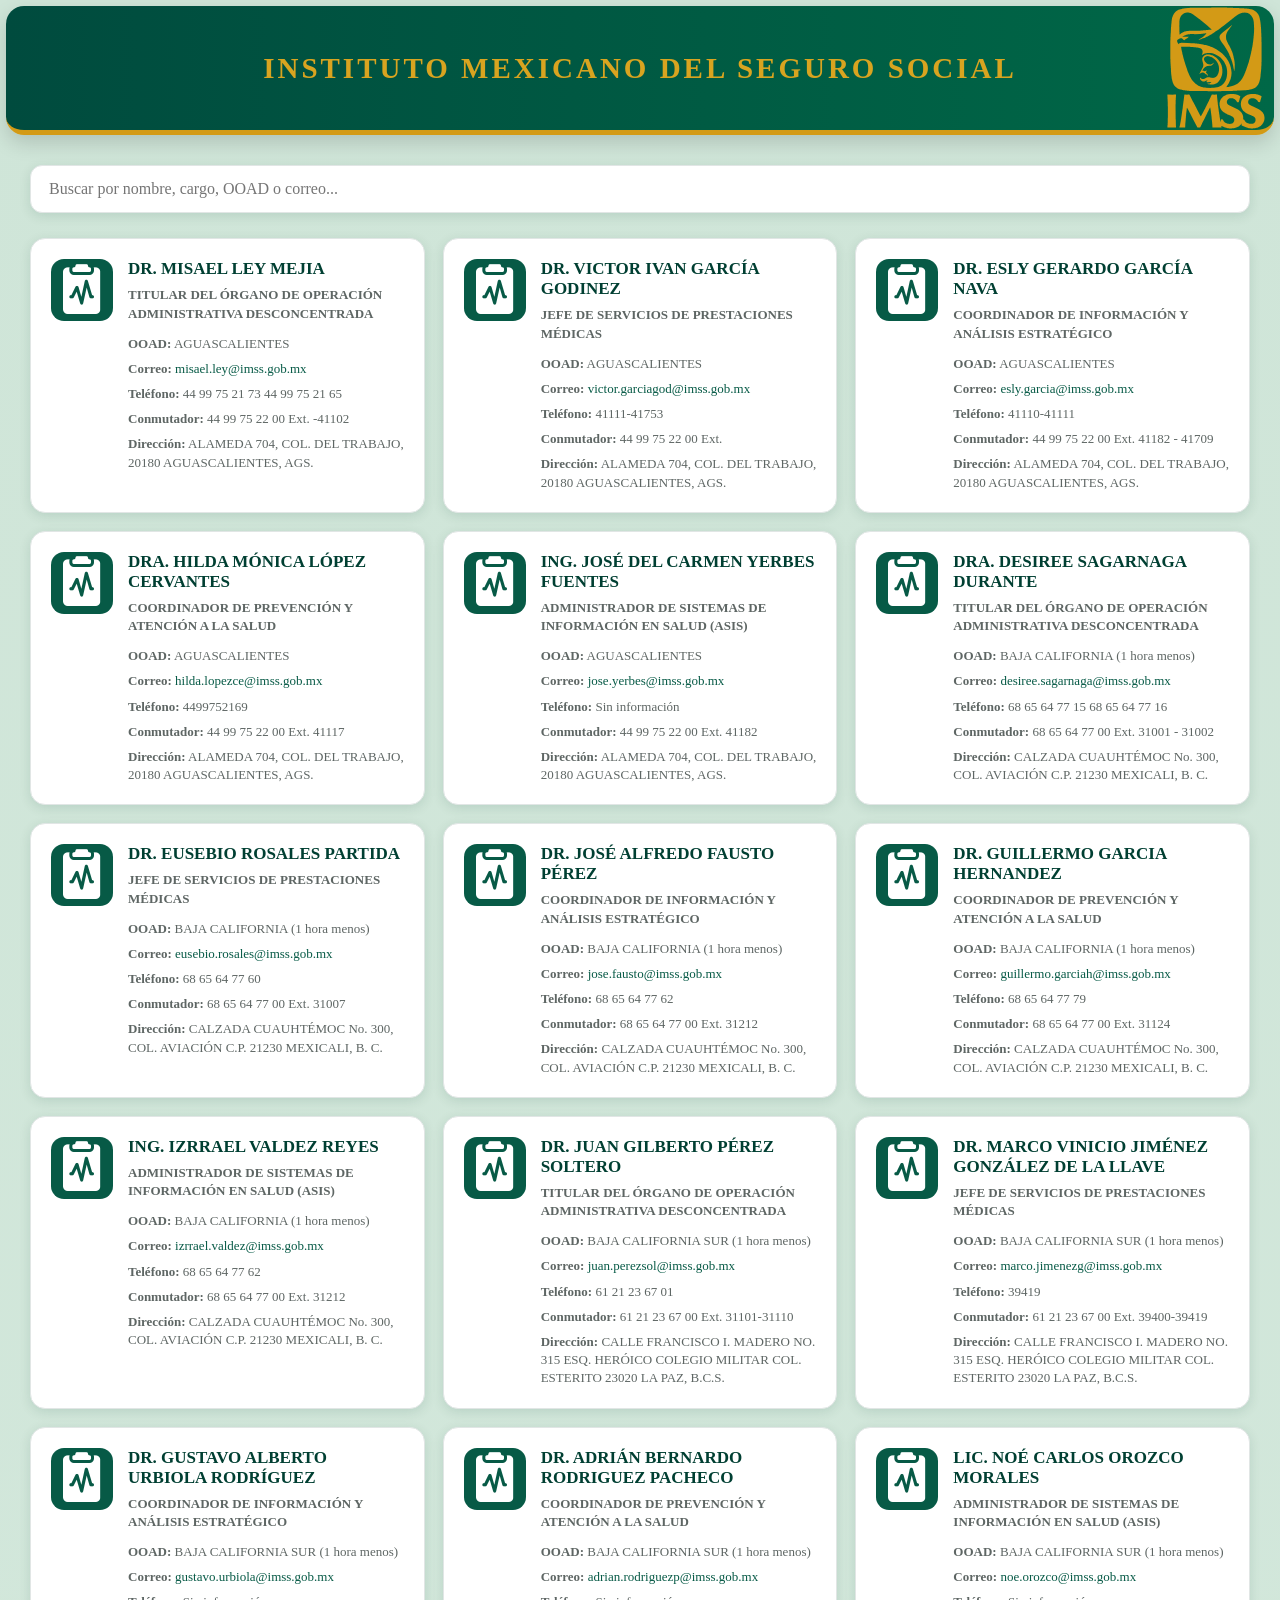
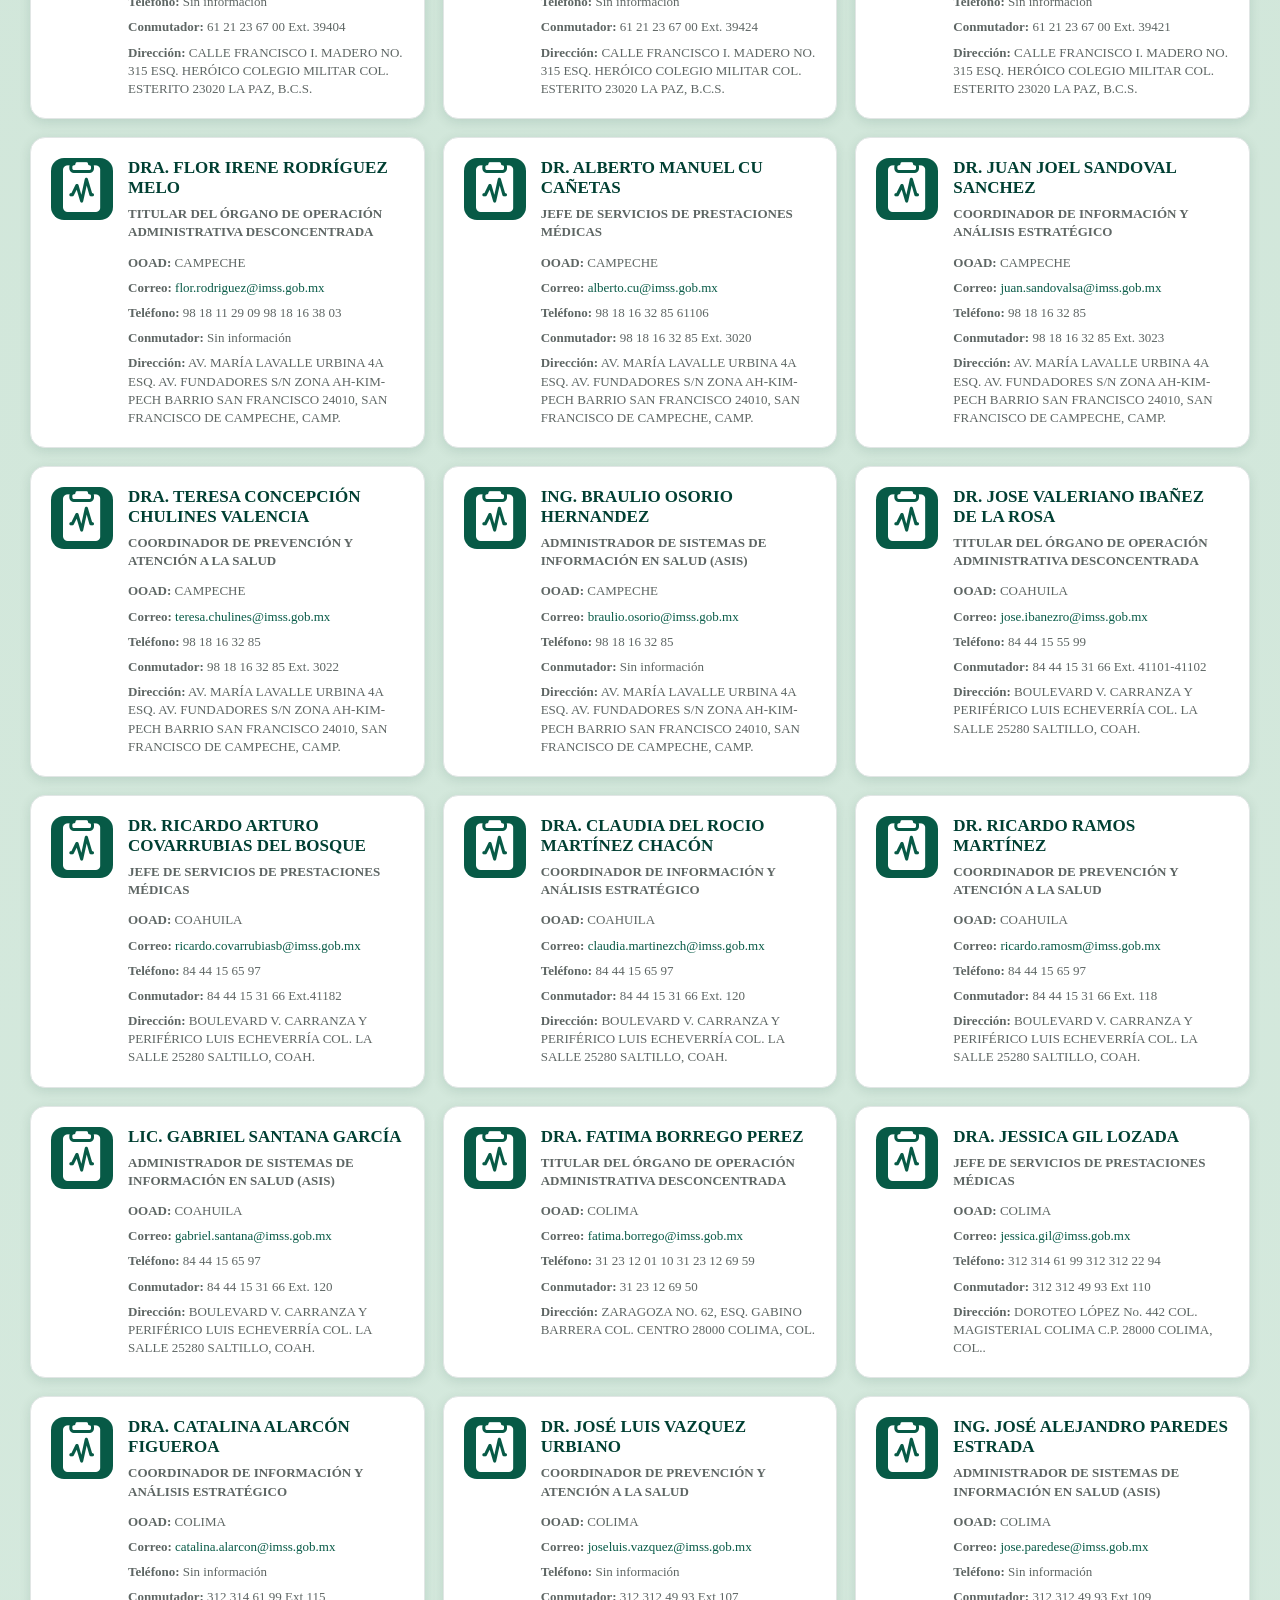
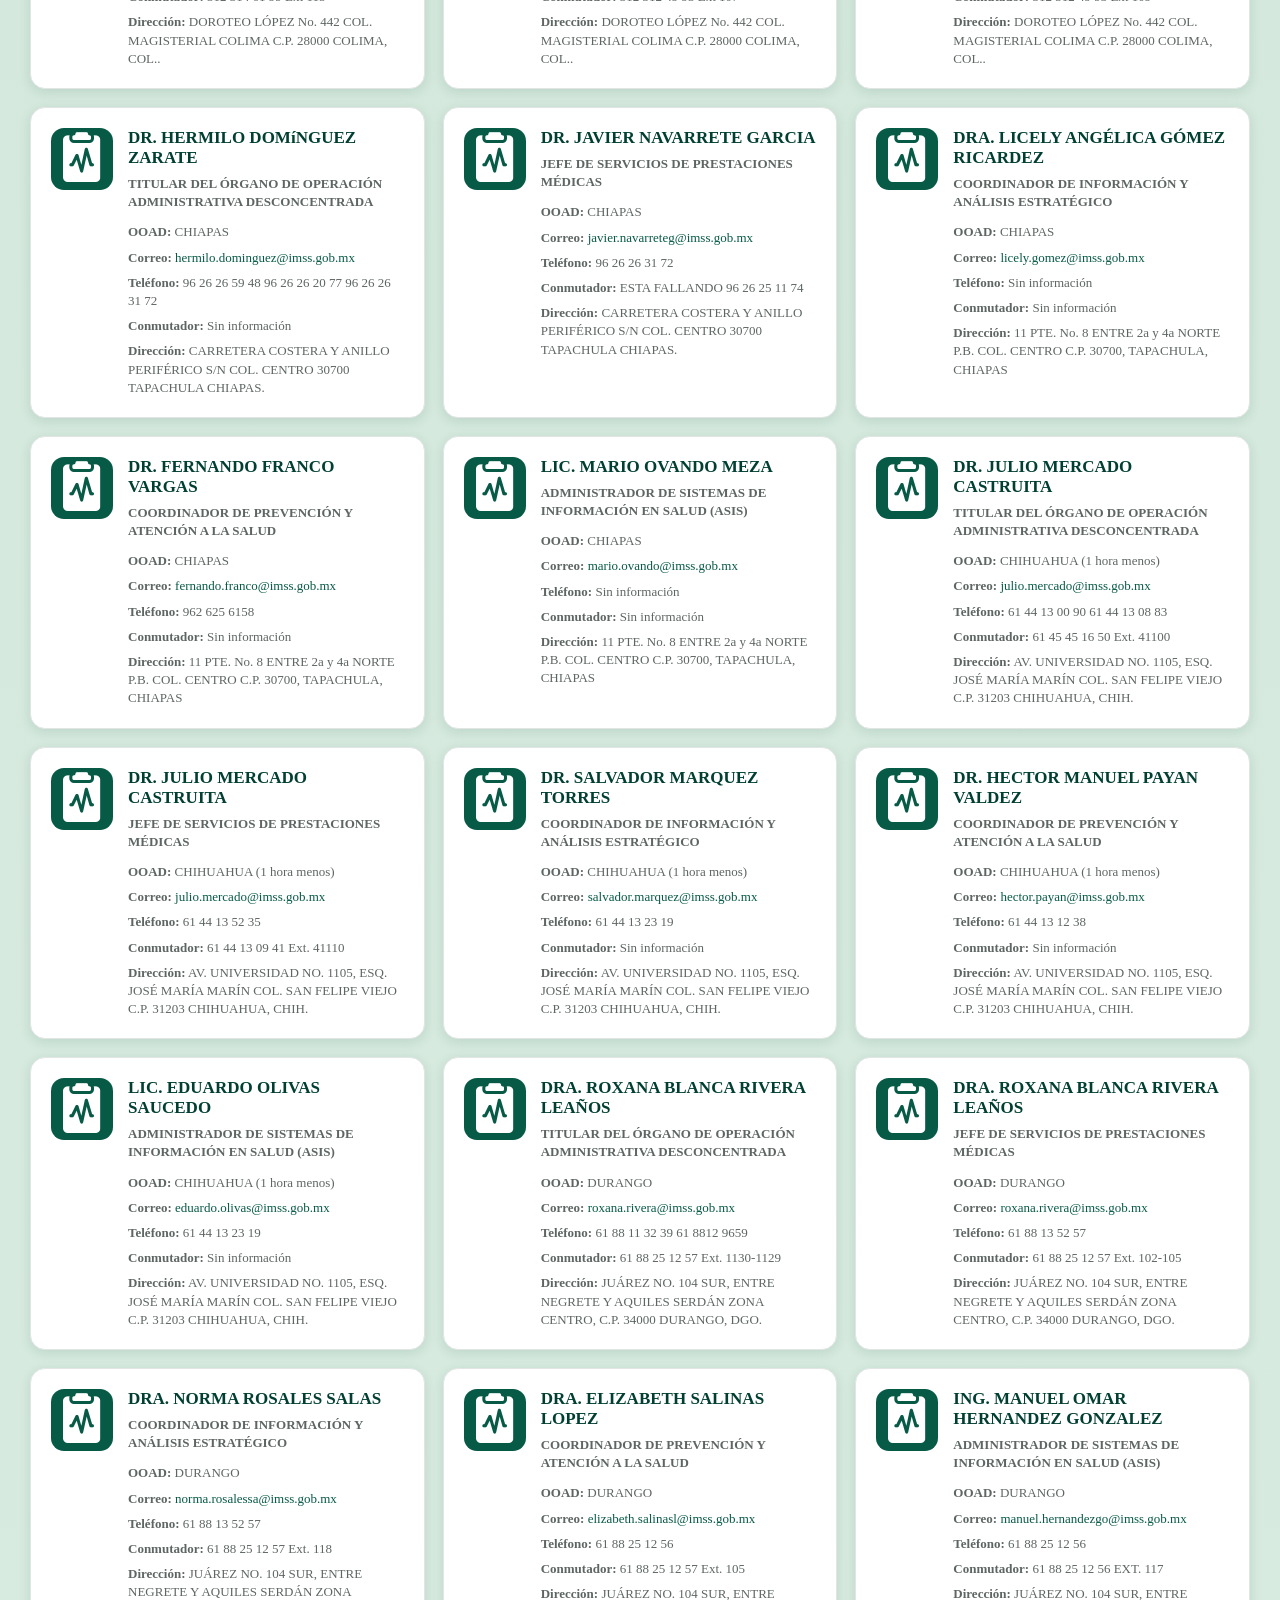
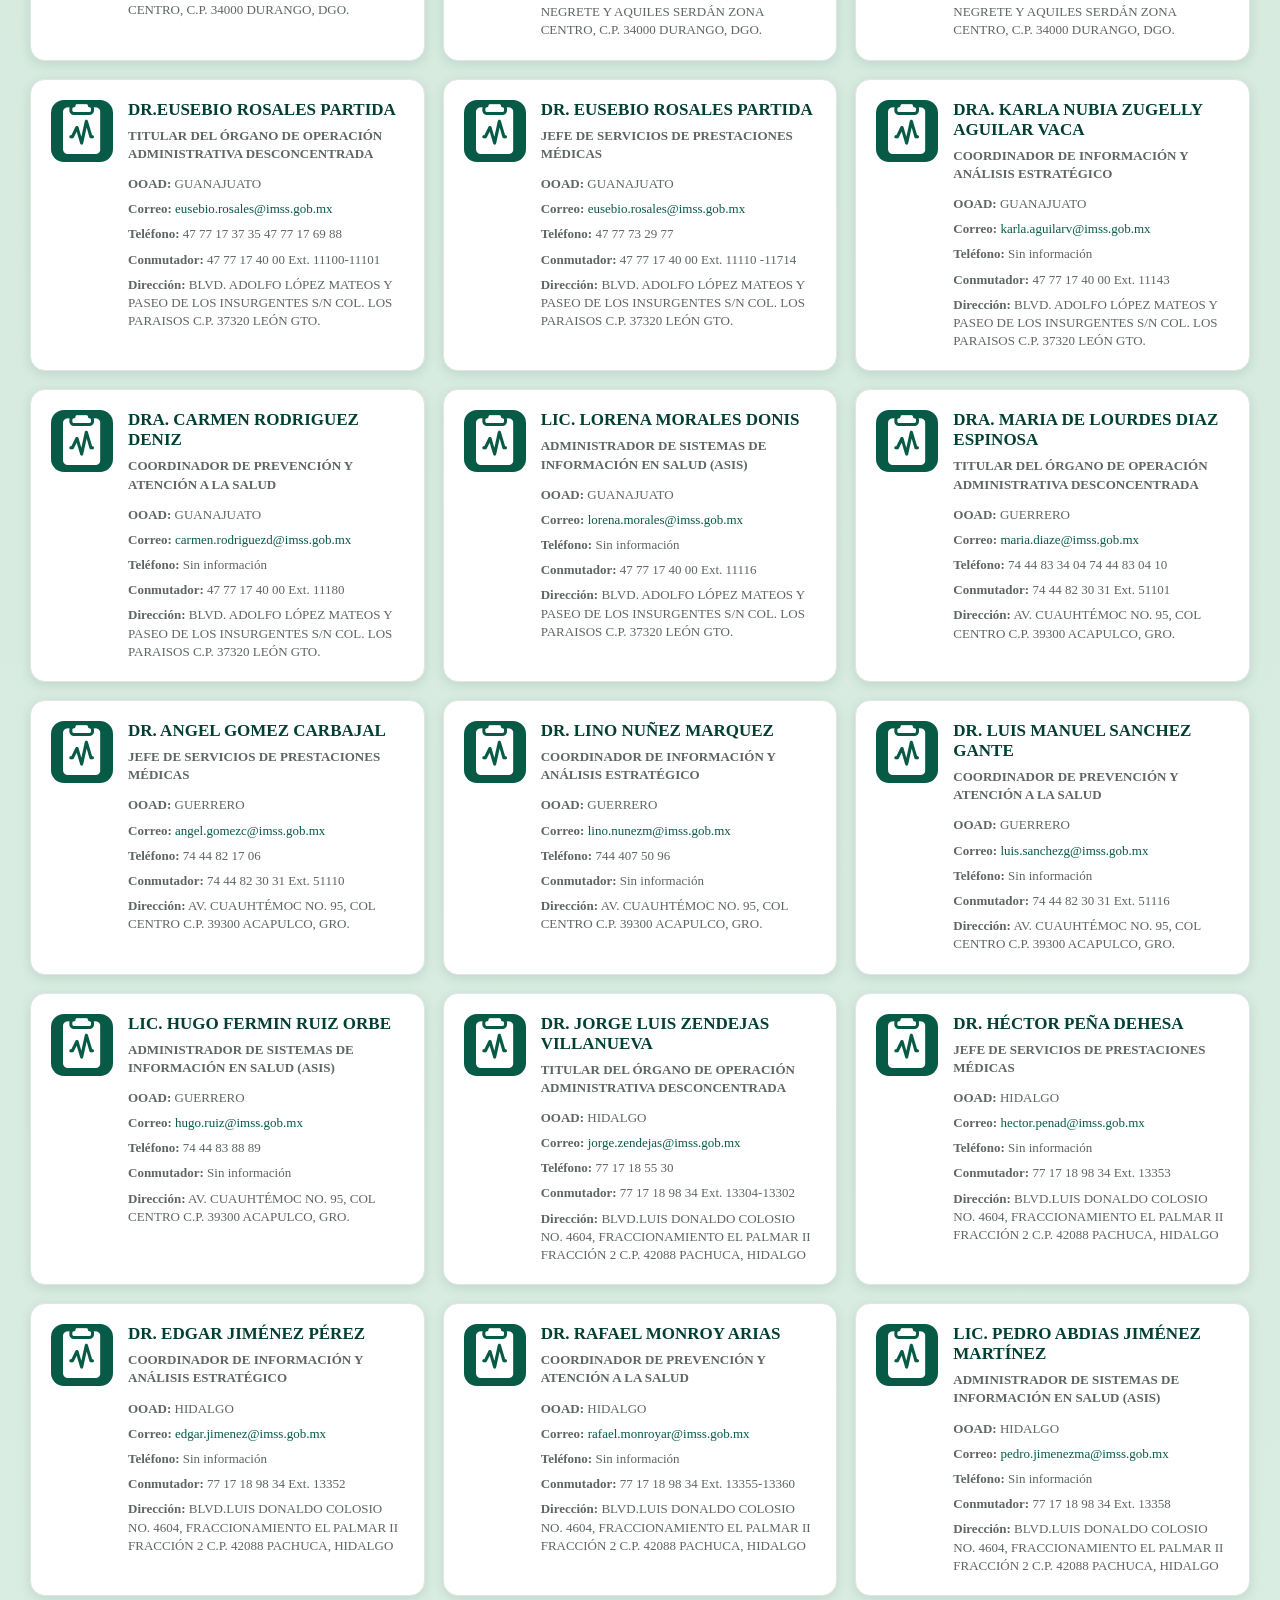
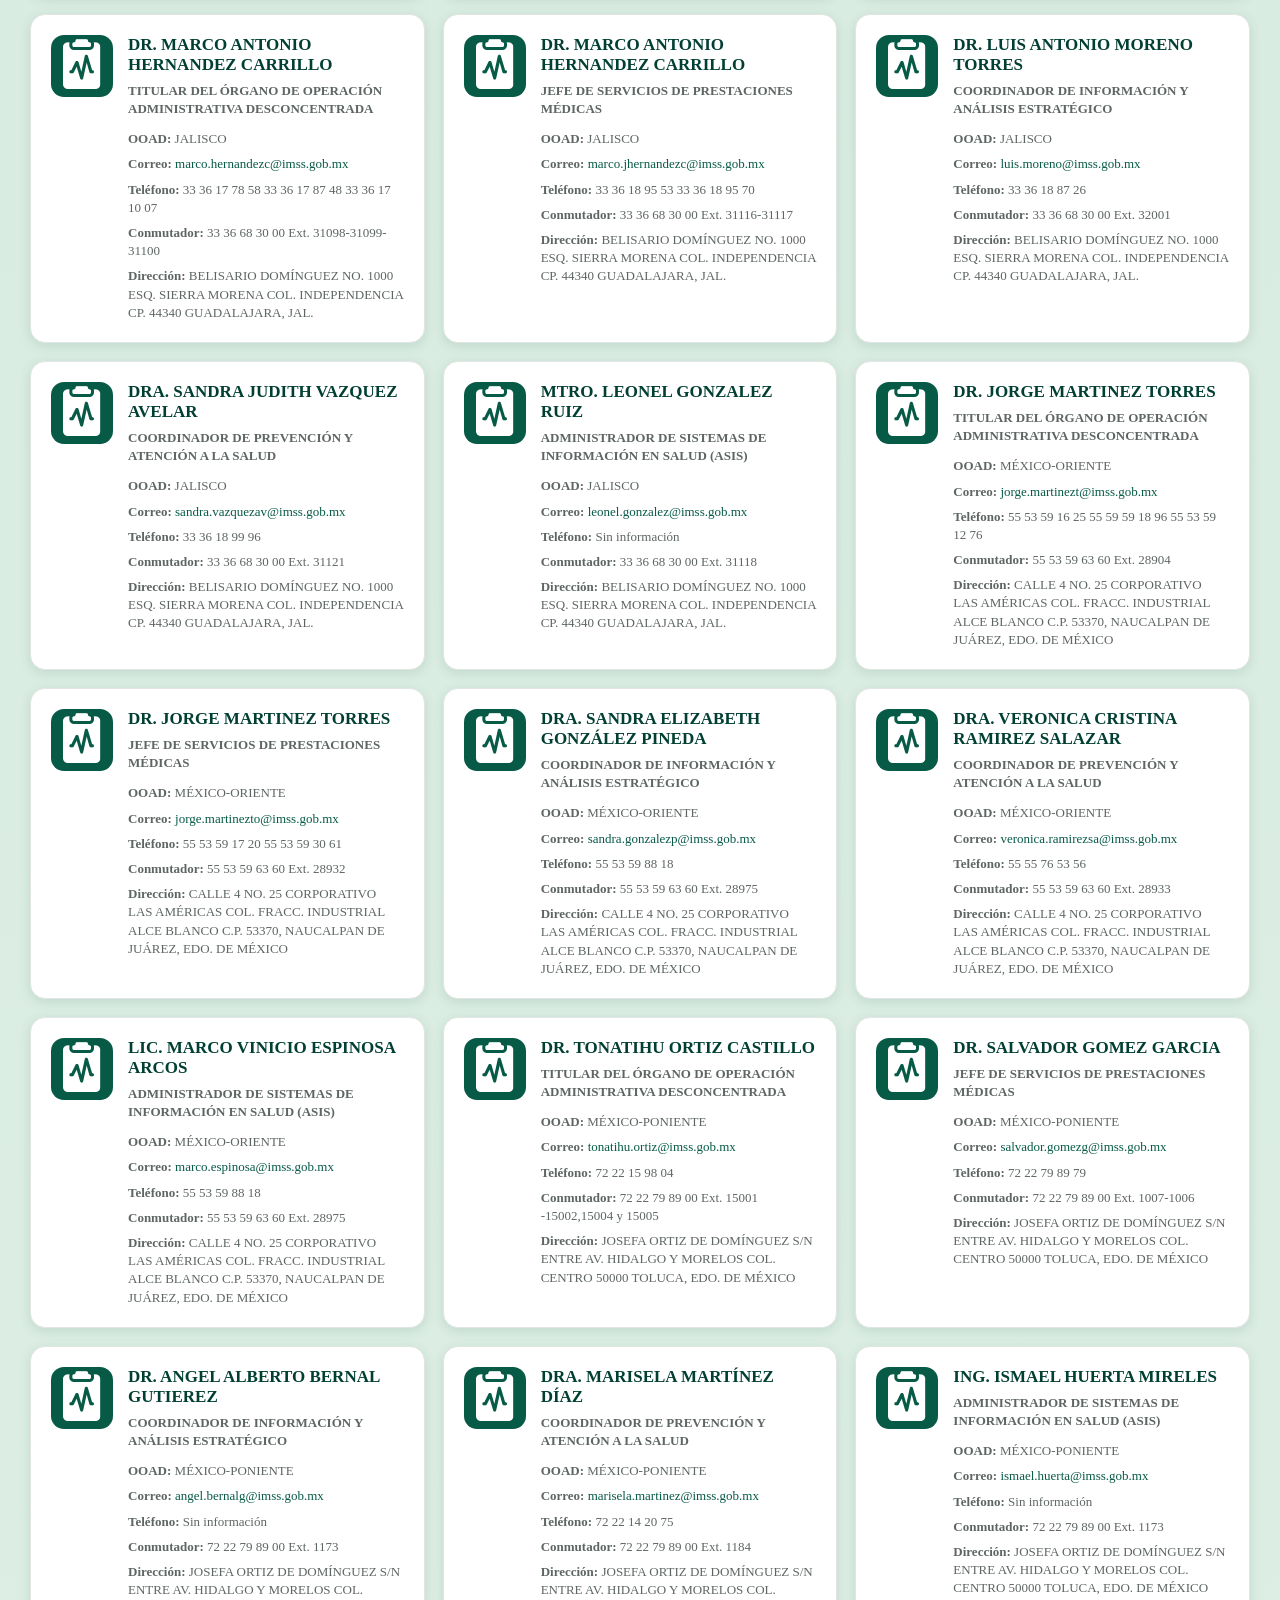
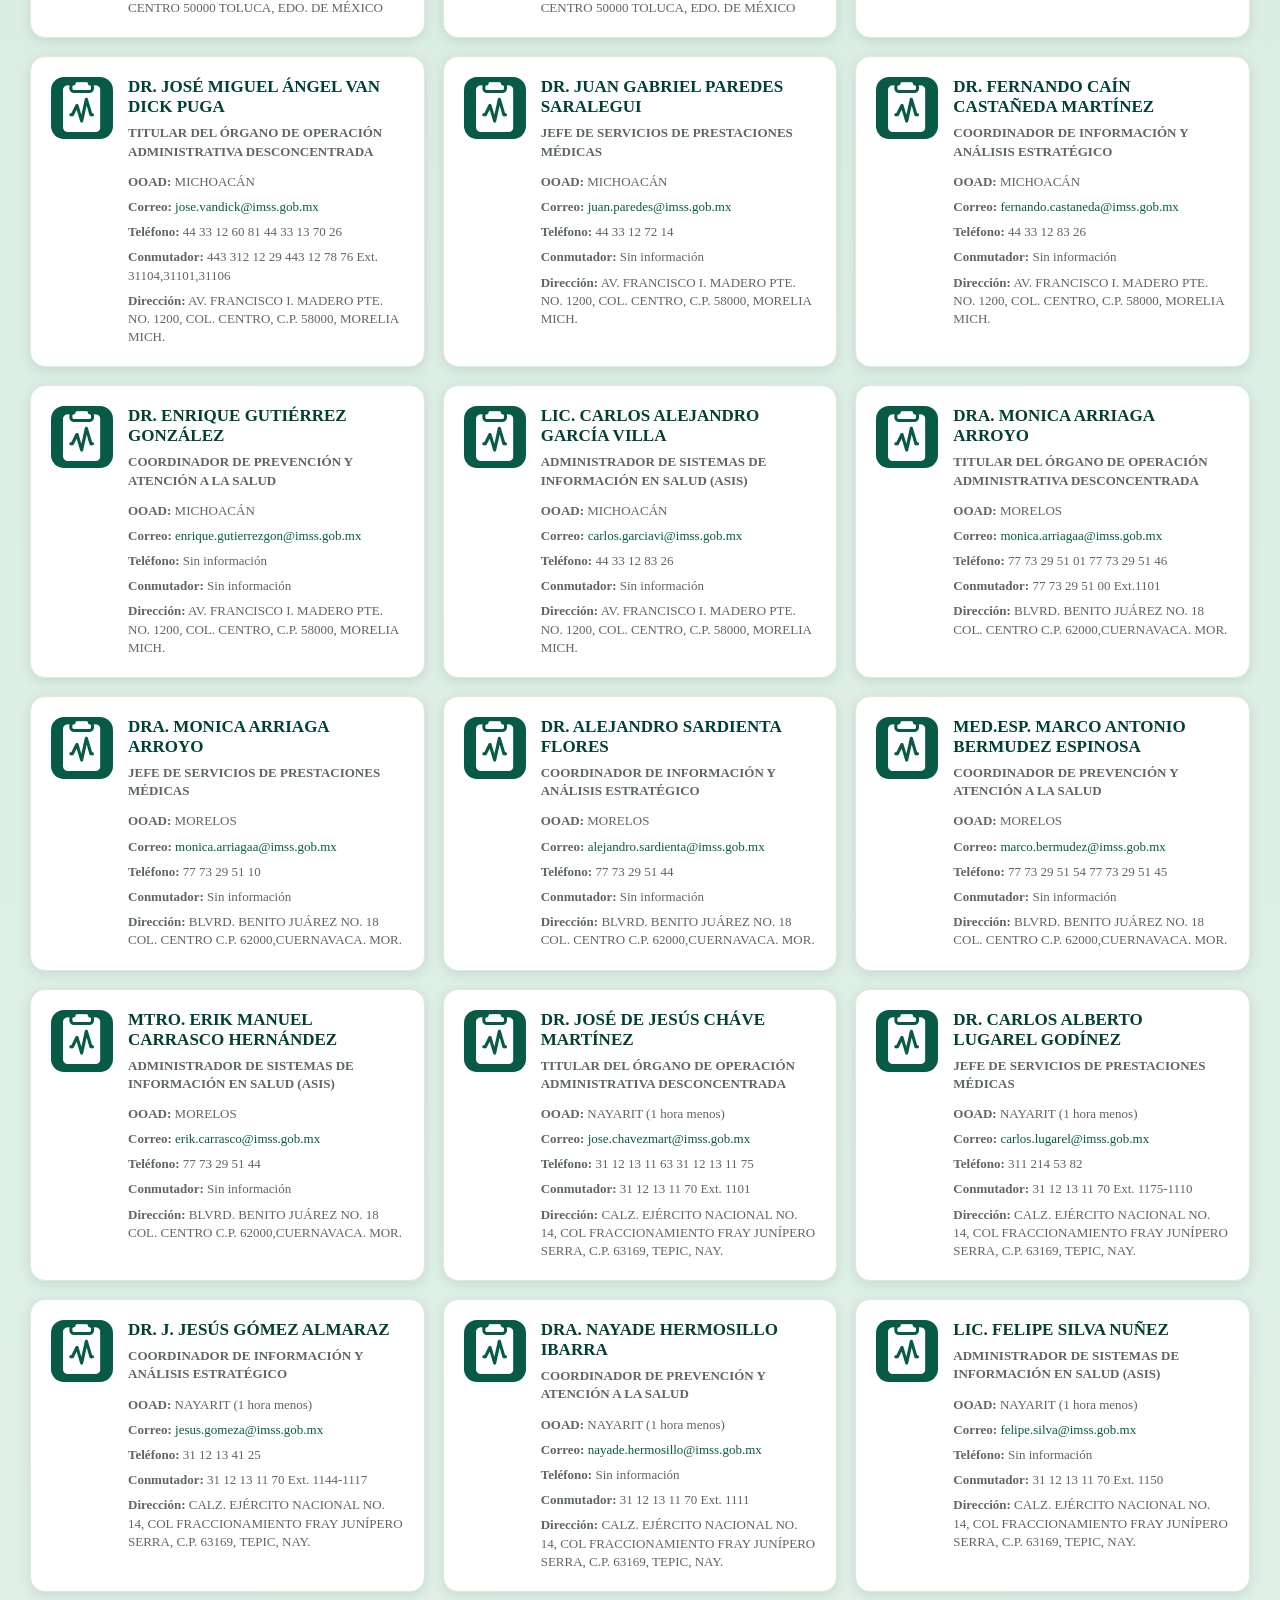
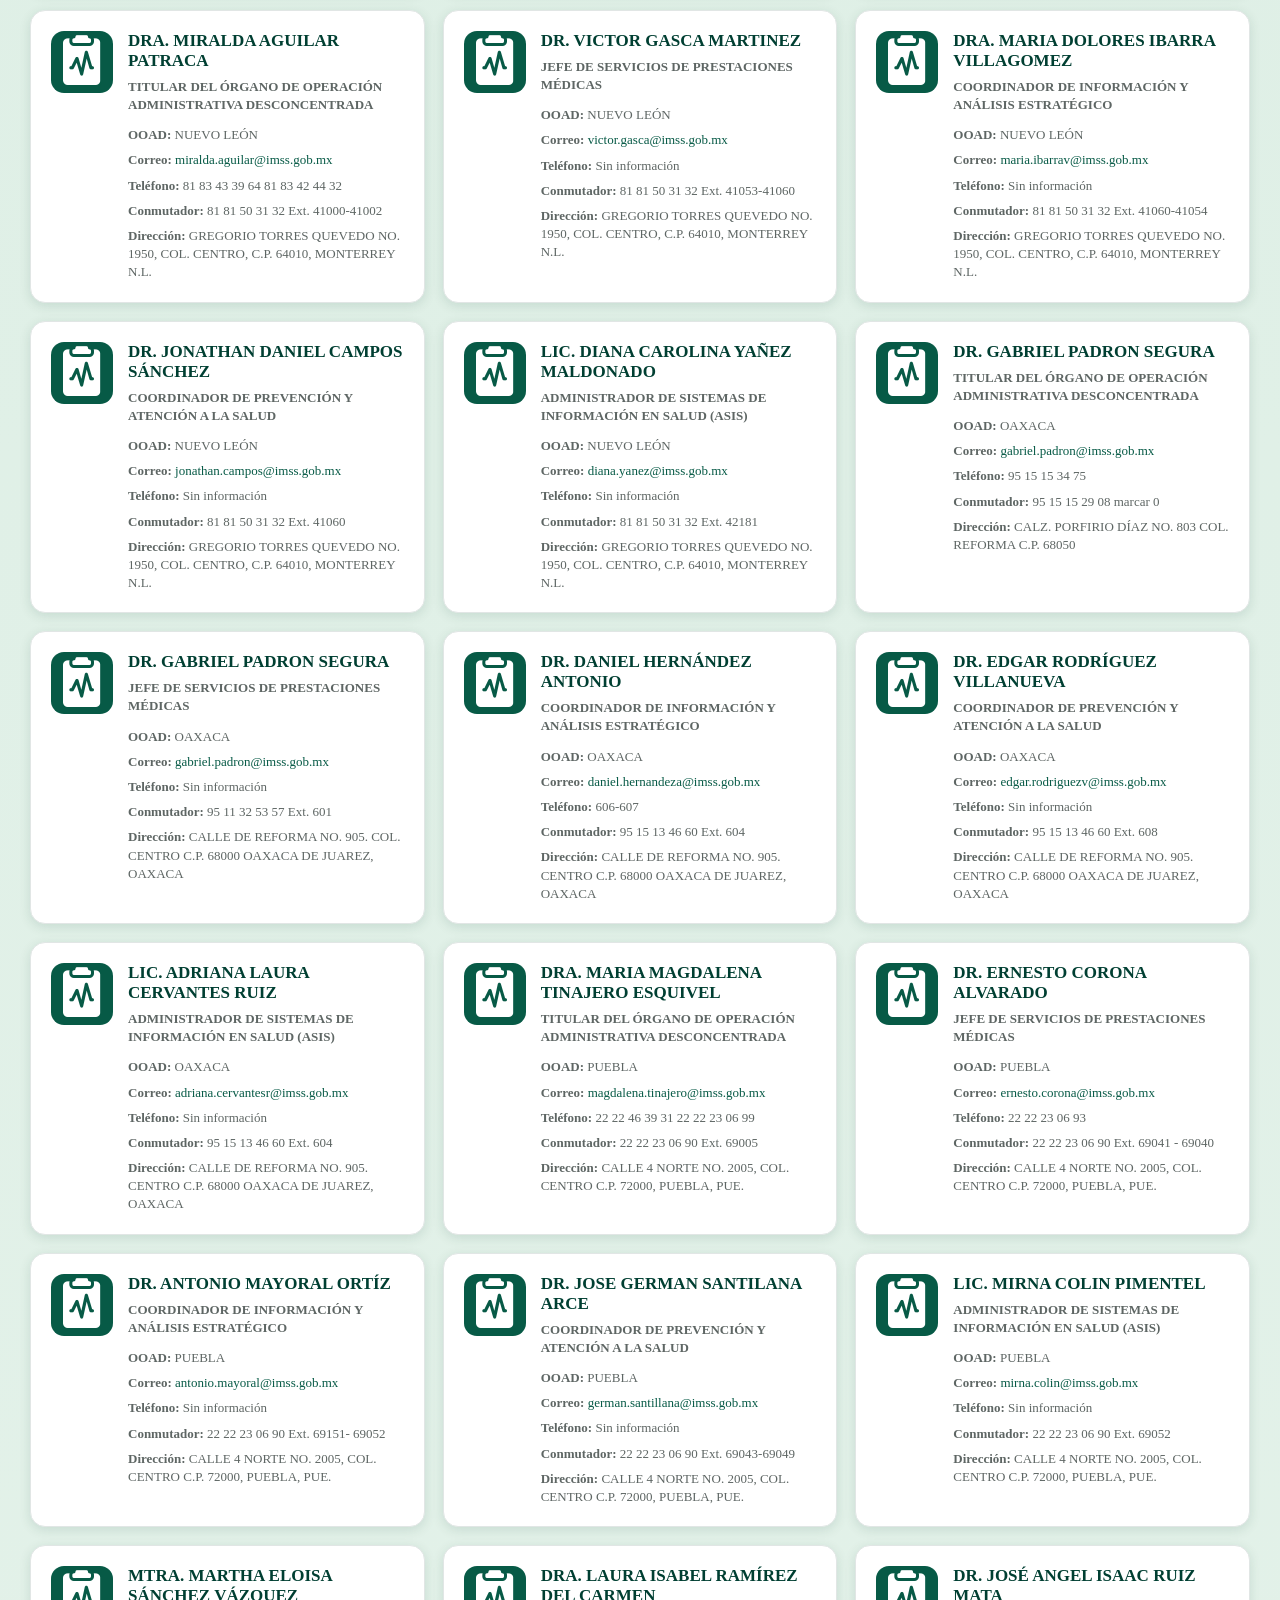
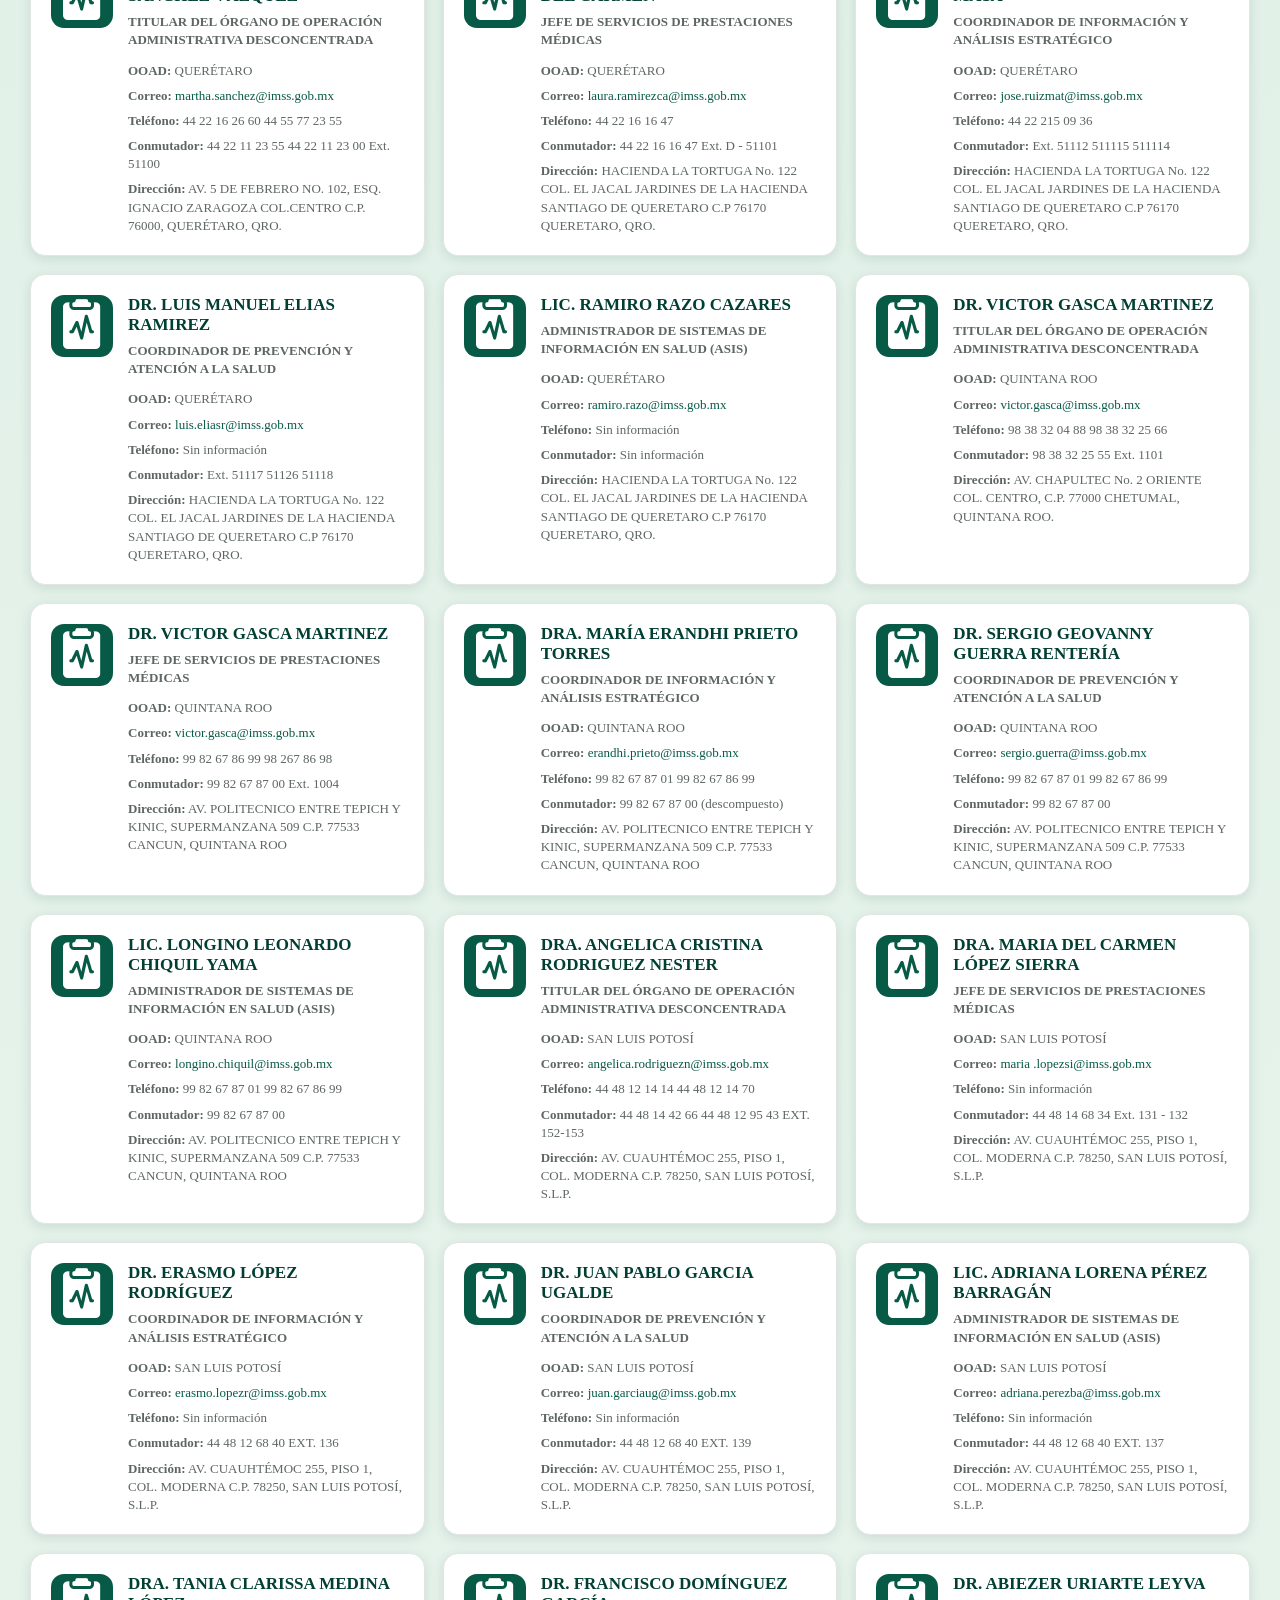
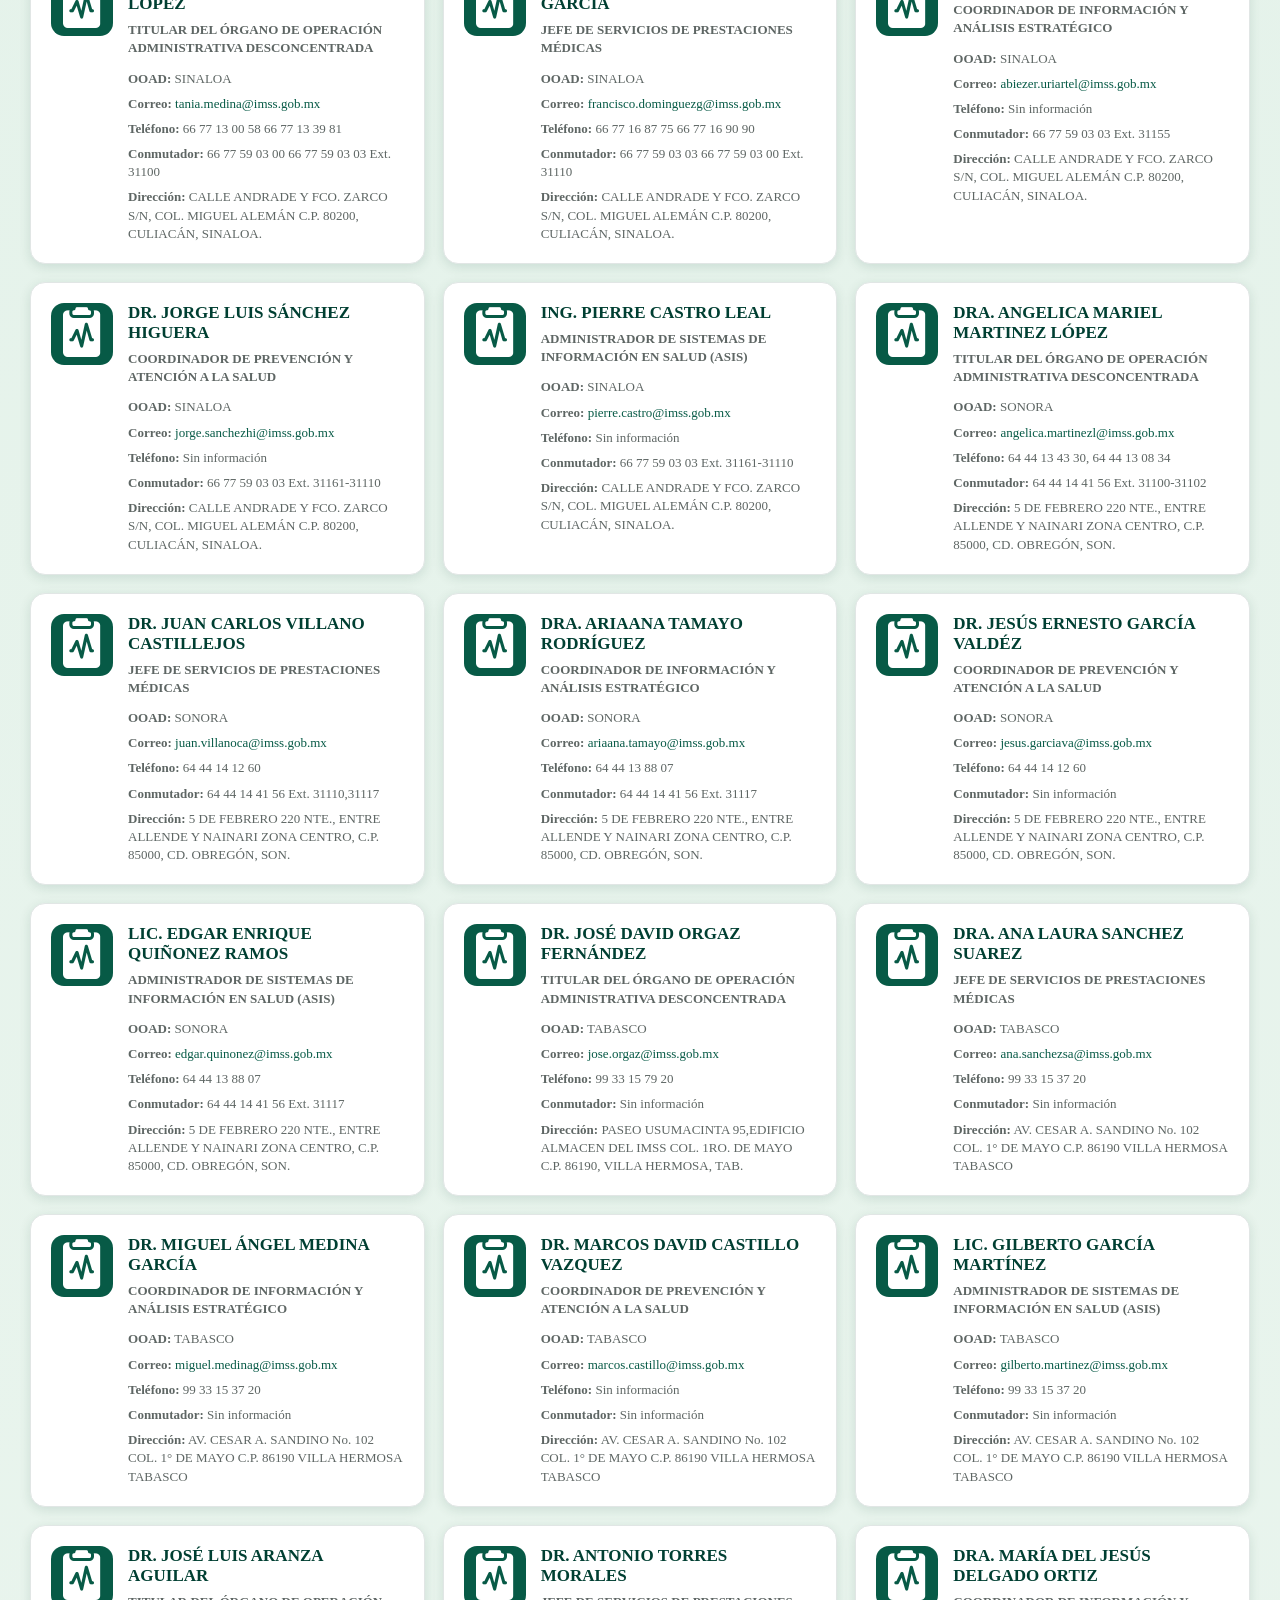
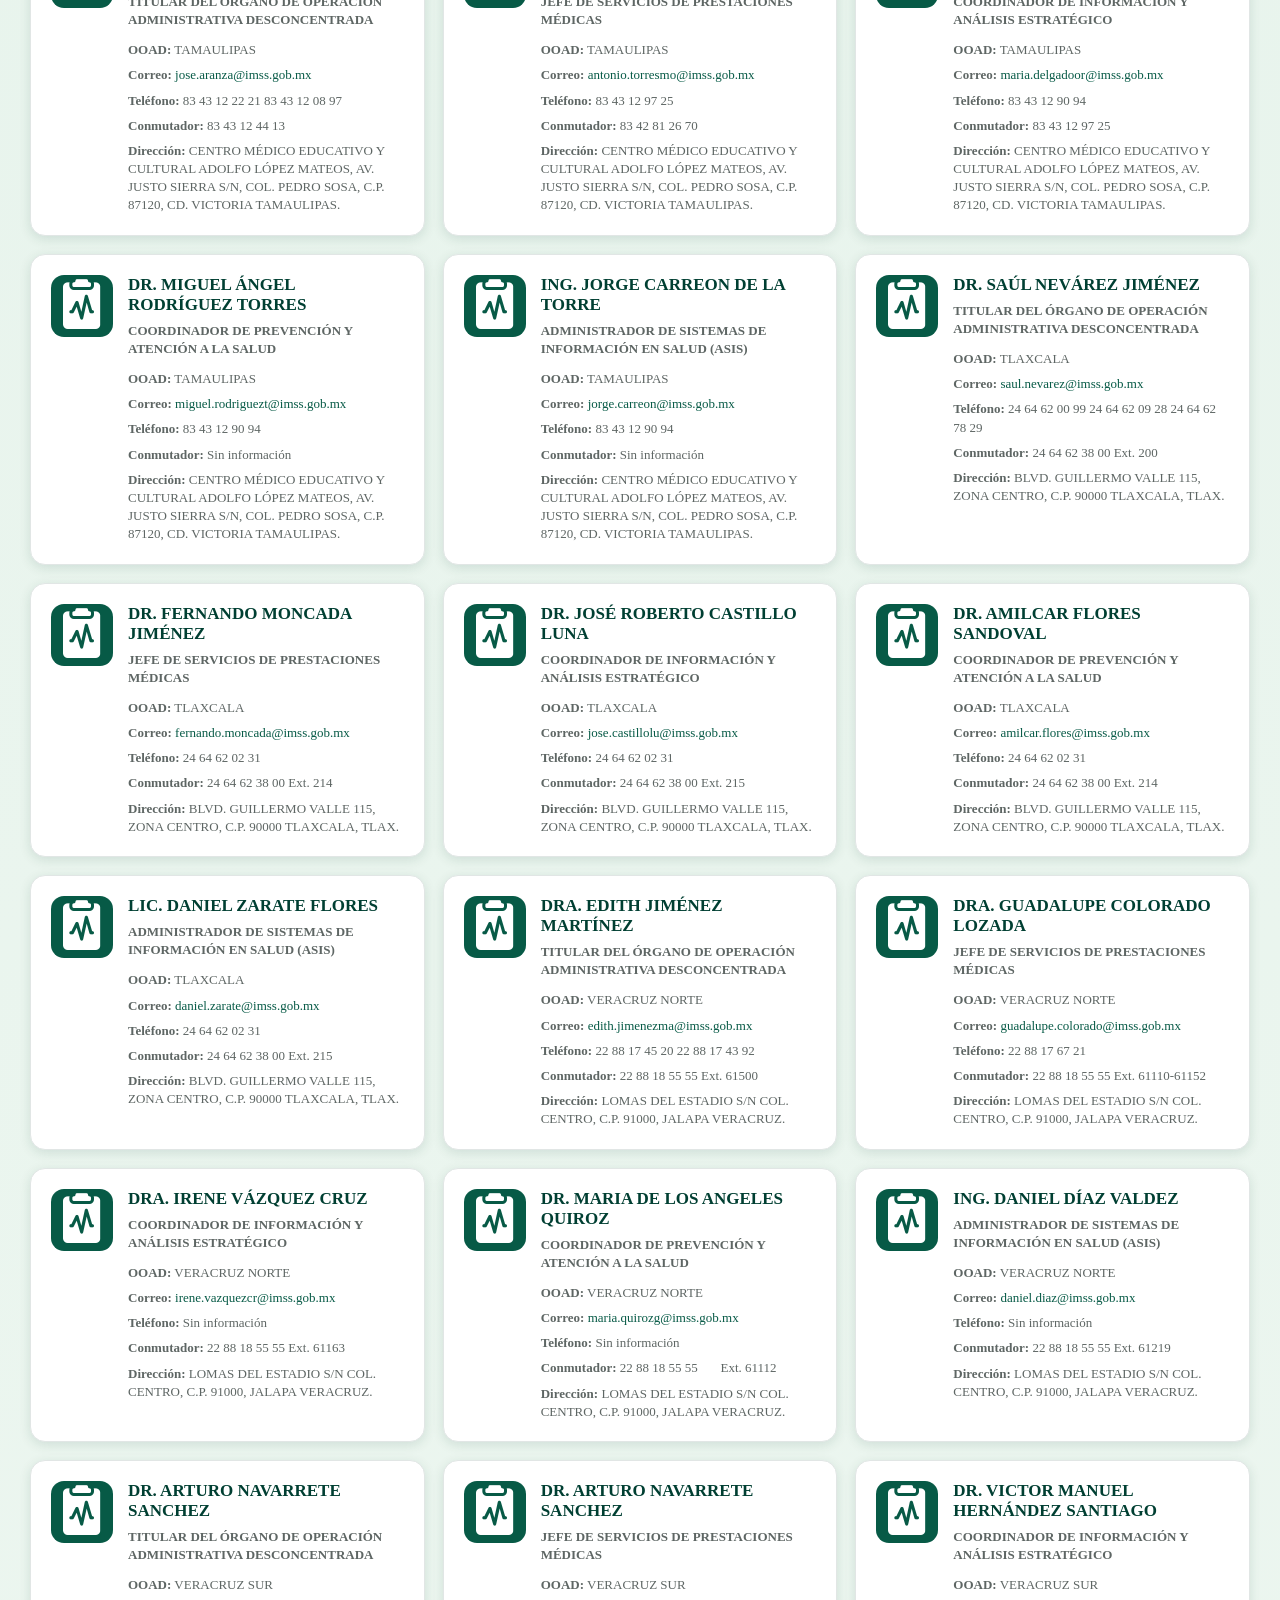
<file: directorio.html>
<!DOCTYPE html>
<html lang="es">

<head>

    <meta charset="UTF-8">

    <meta
        name="viewport"
        content="width=device-width, initial-scale=1.0"
    >

    <meta
        name="description"
        content="Directorio institucional del Instituto Mexicano del Seguro Social"
    >

    <title>Directorio institucional | IMSS</title>

    <!-- Hoja de estilos principal -->
    <link
        rel="stylesheet"
        href="./css/styles.css"
    >

    <!-- Bootstrap Icons -->
    <link
        rel="stylesheet"
        href="https://cdn.jsdelivr.net/npm/bootstrap-icons@1.11.3/font/bootstrap-icons.min.css"    >

    <!-- Font Awesome -->
    <link
        rel="stylesheet"
        href="https://cdnjs.cloudflare.com/ajax/libs/font-awesome/6.5.2/css/all.min.css"    >

</head>

<body>

    <!-- ==========================================
         ENCABEZADO
    ========================================== -->

    <header class="encabezado-principal">

        <div class="contenedor encabezado-contenido">

            <!-- Espacio izquierdo para conservar el título centrado -->
            <div
                class="espacio-encabezado"
                aria-hidden="true"
            ></div>

            <!-- Título institucional -->
            <div class="titulo-encabezado">

                <span>
                    Instituto Mexicano del Seguro Social
                </span>

            </div>

            <!-- Logo IMSS -->
            <nav
                class="menu-superior"
                aria-label="Navegación principal"
            >

                <a
                    href="index.html"
                    class="logo-encabezado"
                    aria-label="Ir a la página principal"
                >

                    <img
                        src="./img/IMSS-Logo-dorado.svg"
                        alt="Instituto Mexicano del Seguro Social"
                    >

                </a>

            </nav>

        </div>

    </header>


    <!-- ==========================================
         CONTENIDO PRINCIPAL
    ========================================== -->

    <main>

        <section
            class="directorio"
            aria-labelledby="tituloDirectorio"
        >

            <div class="encabezado-directorio">

               

                <div class="contenedor-buscador">


                    <input  type="search"   id="buscarDirectorio"  name="buscarDirectorio"  placeholder="Buscar por nombre, cargo, OOAD o correo..." 
                        aria-label="Buscar en el directorio"    autocomplete="off" > 
                   

                </div>

            </div>

            <!-- JavaScript insertará aquí todas las tarjetas -->
            <div
                id="contenedorDirectorio"
                class="directorio-grid"
                aria-live="polite"
            ></div>

            <!-- Mensaje cuando no existan coincidencias -->
            <p
                id="mensajeSinResultados"
                class="mensaje-sin-resultados"
                hidden
            >
                No se encontraron resultados.
            </p>

        </section>

    </main>


    <!-- ==========================================
         PIE DE PÁGINA
    ========================================== -->

    <footer class="pie-pagina">

        <div class="contenedor">

            <p>
                <strong>
                    Instituto Mexicano del Seguro Social
                </strong>
            </p>

            <p>
                Dirección de Prestaciones Médicas •
                Unidad de Planeación e Innovación en Salud
            </p>

            <p>
                Coordinación de Información e Innovación en Salud •
                División de Información en Salud
            </p>

            <p>
                <strong>
                    Portal Institucional de Información en Salud
                </strong>
            </p>

            <p>
                Desarrollado por la División de Información en Salud (DIS)
            </p>

            <p>
                <strong>Versión 1.0.0</strong>
                |
                Última actualización:
                <time datetime="2026-07-15">
                    15 de julio de 2026
                </time>
            </p>

            <div class="enlaces-privacidad">

                <a
                    href="https://www.gob.mx/aviso_de_privacidad"
                    target="_blank"
                    rel="noopener noreferrer"
                >
                    Aviso de Privacidad Integral
                </a>

                <span aria-hidden="true">|</span>

                <a
                    href="https://www.gob.mx/privacidadsimplificado"
                    target="_blank"
                    rel="noopener noreferrer"
                >
                    Aviso de Privacidad Simplificado
                </a>

            </div>

            <p>
                © 2026 Instituto Mexicano del Seguro Social.
                Todos los derechos reservados.
            </p>

        </div>

    </footer>


    <!-- JavaScript del directorio -->
    <script src="./js/directorio.js"></script>

</body>

</html>
</file>
<file: css/styles.css>
:root {

    /* VERDE INSTITUCIONAL PREMIUM */
    --verde: #075A46;
    --verde-oscuro: #003F32;
    --verde-muy-oscuro: #002F27;
    --verde-claro: #16806B;

    /* NEGRO */
    --negro: #070707;

    /* ENCABEZADO */
    --header: #004C3C;

    /* DORADO */
    --dorado: #D39A16;
    --dorado-claro: #E8B640;

    /* AZUL PARA ALGUNOS BLOQUES */
    --azul: #174B87;
    --azul-oscuro: #123B70;
    --azul-claro: #2865A5;

    /* GRIS PARA DOCUMENTOS */
    --gris-icono: #73797D;
    --gris-icono-oscuro: #555B5F;

    /* COMPATIBILIDAD CON TU CSS ACTUAL */
    --guinda: #075A46;
    --guinda-oscuro: #003F32;
    --guinda-claro: #16806B;

    /* FONDOS Y TEXTOS */
    --blanco: #FFFFFF;
    --gris-fondo: #d1cdc7;
    --gris-claro: #E4E9E8;
    --fondo-tarjeta: #FFFFFF;

    --texto: #27312F;
    --gris-texto: #5E6664;

    /* BORDES Y HOVER */
    --borde: #E1E6E5;
    --hover: #F1F7F5;

    /* SOMBRA */
    --sombra: 0 3px 12px rgba(0, 63, 50, 0.12);

    --radio: 10px;
    --transicion: 0.30s ease;
}
/* =========================================================
   REINICIO GENERAL
========================================================= */

* {
    box-sizing: border-box;
    margin: 0;
    padding: 0;
}

html {
    scroll-behavior: smooth;
}

body{

    background:
        linear-gradient(
            180deg,
            #CFE5D8 0%,
            #DCEEE4 25%,
            #EEF7F1 55%,
            #FFFFFF 100%
        );
}

a {
    color: inherit;
    text-decoration: none;
}

button,
input {
    font: inherit;
}

button {
    cursor: pointer;
}

img {
    display: block;
    max-width: 100%;
}


/* =========================================================
   CONTENEDOR GENERAL
========================================================= */

.contenedor {
    width: min(1500px, 94%);
    margin: 0 auto;
}


/* =========================================================
   ENCABEZADO PRINCIPAL
========================================================= */
.encabezado-principal{

    background:linear-gradient(
        90deg,
        #004B3E,
        #006847
    );

    border-bottom:5px solid #D39A16;

    border-radius: 18px 18px 18px;

    overflow:hidden;

    box-shadow:
        0 8px 20px rgba(0,0,0,.15);
        margin-top: 0.5%;
        margin-left: 0.5%;
        margin-right: 0.5%;
}

.encabezado-contenido {
    min-height: 115px;

    display: grid;
      grid-template-columns:150px 1fr 150px;
    align-items: center;

    gap: 20px;

    padding: 0 28px;
}


.logo-encabezado{

    display:flex;
    justify-content:flex-end;
    align-items:center;

    overflow:visible;   /* Permite que la imagen sobresalga */
}

.logo-encabezado img {
    width: 100px;
    height: auto;

    max-width: none;
    transform: translateX(12px);
}

/* Título centrado */
.titulo-encabezado {
    grid-column: 2;

    display: flex;
    align-items: center;
    justify-content: center;

    text-align: center;
}

.titulo-encabezado span {
    color: #D8A420;

    font-size: 29px;
    font-weight: 700;

    letter-spacing: 3px;
    text-transform: uppercase;

    line-height: 1.25;
}
/* Columna del logo */
.menu-superior {
    grid-column: 3;

    display: flex;
    align-items: center;
    justify-content: flex-end;
}

.logo-encabezado {
    display: flex;
    align-items: center;
    justify-content: flex-end;
}



.menu-superior a:hover {
    opacity: 0.8;
}

.boton-icono {
    border: none;
    background: transparent;
    color: var(--blanco);

    font-size: 18px;
}


/*=========================================
  BARRA DE IDENTIDAD
=========================================*/

.barra-identidad{

    background:#FFFFFF;

        border-radius:32px 32px 32px 32px;


    overflow:hidden;

    box-shadow:
        0 8px 20px rgba(0,0,0,.10);

    margin-bottom:18px;
 margin-left: 0.5%;
        margin-right: 0.5%;
   
}
.identidad-contenido {
    min-height: 180px;

    display: grid;
    grid-template-columns: 280px minmax(0, 1fr) 320px;

    align-items: center;
    gap: 28px;
}

.identidad {
    display: flex;
    align-items: center;

    padding-right: 24px;
    border-right: 1px solid var(--gris-claro);
}

.logo-IA {
    display: flex;
    align-items: center;
    justify-content: flex-start;
}

.logo-IA img {
    width: 270px;
}

.titulo-sitio {
    min-width: 0;
}

.titulo-sitio h1 {
    color: var(--verde-oscuro);
}

.titulo-sitio p {
    margin-top: 5px;
    color: var(--guinda-oscuro);
    line-height: 1.35;
}

.titulo-sitio strong {
    color: var(--dorado);
}


/* =========================================================
   BUSCADOR SUPERIOR
========================================================= */

.acciones-usuario{
    position: relative;

    height: 100%;

    display: flex;
    flex-direction: column;
    align-items: flex-end;

    padding-top: 18px;
    padding-bottom: 6px;
}
.datos-usuario{
    display: flex;
    align-items: center;
    justify-content: flex-end;

    gap: 16px;

    padding: 7px 12px;

    background: #F7FAF9;
    border: 1px solid #DCE7E3;
    border-radius: 9px;
}

.fecha-hora{
    color: #4B5563;

    font-size: 12px;
    font-weight: 600;

    white-space: nowrap;
}
.contador-visitas{
    display:flex;
    align-items:center;
    gap:5px;
}

.contador-visitas i{
    color: #006847;
}

.contador-visitas strong{
    color: #006847;
}

.buscador-panel{
    width: 270px;
}


.buscador-panel {
    width: 100%;

    background: var(--blanco);
    border: 1px solid var(--gris-claro);
    border-radius: 24px;

    box-shadow: var(--sombra);
}

.campo-buscador {
    display: flex;
    align-items: center;

    overflow: hidden;
}

.campo-buscador input {
    width: 100%;
    min-width: 0;

    padding: 11px 14px;

    border: none;
    outline: none;
    background: transparent;

    color: var(--texto);
    font-size: 14px;
}

.campo-buscador input::placeholder {
    color: #7d8389;
}

.campo-buscador i {
    padding: 0 14px;
    color: var(--guinda);
}


/* =========================================================
   ESTRUCTURA PRINCIPAL
========================================================= */

.layout-principal {
    display: grid;
    grid-template-columns: 250px minmax(0, 1fr);

    min-height: calc(100vh - 158px);
}


/* =========================================================
   MENÚ LATERAL
========================================================= */

.menu-lateral {
    position: sticky;
    top: 0;

    height: 100vh;

    display: flex;
    flex-direction: column;
    justify-content: space-between;

    padding: 20px 10px;

    background: var(--blanco);
    border-right: 1px solid var(--gris-claro);
}

.menu-lateral nav {
    display: flex;
    flex-direction: column;
    gap: 7px;
}

.menu-item {
    width: 100%;
    min-height: 46px;

    display: flex;
    align-items: center;
    gap: 14px;

    padding: 0 14px;

    border: none;
    border-radius: 8px;

    background: transparent;
    color: var(--texto);

    text-align: left;

    transition:
        background-color 0.2s ease,
        color 0.2s ease;
}

.menu-item i {
    width: 22px;
    flex-shrink: 0;

    font-size: 18px;
}

.menu-item:hover,
.menu-item.activo {
    background: var(--guinda);
    color: var(--blanco);
}

.menu-desplegable {
    justify-content: space-between;
}

.menu-desplegable span {
    display: flex;
    align-items: center;
    gap: 14px;
}

.menu-desplegable > i:last-child {
    width: auto;

    transition: transform 0.2s ease;
}

.menu-desplegable.activo > i:last-child {
    transform: rotate(180deg);
}


/* =========================================================
   FECHA Y HORA
========================================================= */

.fecha-lateral {
    padding: 18px;

    border: 1px solid var(--gris-claro);
    border-radius: 12px;

    font-size: 13px;
}

.fecha-lateral p {
    display: flex;
    align-items: flex-start;
    gap: 10px;
}

.fecha-lateral p + p {
    margin-top: 14px;
}

.fecha-lateral i {
    color: var(--guinda);
    font-size: 18px;
}


/* =========================================================
   CONTENIDO CENTRAL
========================================================= */

.contenido-principal {
    min-width: 0;

    padding: 18px 24px 30px;

    overflow: hidden;
}


/* =========================================================
   PANELES GENERALES
========================================================= */

.panel,
.panel-lateral,
.buscador-panel {
    background: var(--blanco);
    border: 1px solid var(--gris-claro);
    border-radius: var(--radio);

    box-shadow: var(--sombra);
}


/* =========================================================
   PANEL DE ACCESOS RÁPIDOS
========================================================= */

.panel-accesos {
    width: 100%;
    padding: 0;

    overflow: hidden;
}

.encabezado-accesos {
    width: 100%;
    min-height: 58px;

    display: flex;
    align-items: center;
    justify-content: space-between;

    padding: 14px 20px;

    border: none;
    border-bottom: 1px solid var(--gris-claro);

    background: var(--blanco);
    color: var(--guinda);

    font-size: 20px;
    font-weight: 700;
    text-align: left;

    cursor: pointer;

    transition: background-color 0.2s ease;
}

.encabezado-accesos span {
    display: flex;
    align-items: center;
    gap: 10px;
}

.encabezado-accesos:hover {
    background: #faf7f8;
}

.encabezado-accesos:focus-visible {
    outline: 3px solid rgba(111, 13, 53, 0.22);
    outline-offset: -3px;
}

.flecha-accesos {
    font-size: 17px;

    transition: transform 0.25s ease;
}

.oculto {
    display: none !important;
}


/* =========================================================
   CUADRÍCULA DE ACCESOS
========================================================= */

.accesos-grid {
    display: grid;
    grid-template-columns: repeat(6, minmax(110px, 1fr));
    gap: 12px;

    margin: 0;
    padding: 16px;
}

.acceso-rapido {
    min-height: 100px;

    display: flex;
    flex-direction: column;
    align-items: center;
    justify-content: center;

    gap: 10px;

    padding: 15px 10px;

    border: 1px solid #d9dee5;
    border-radius: 12px;

    background: var(--blanco);
    color: #222222;

    text-align: center;
    text-decoration: none;

    transition:
        transform 0.2s ease,
        box-shadow 0.2s ease,
        border-color 0.2s ease,
        background-color 0.2s ease;
}
/************Tamaño accesos rapidos************************/


.icono-acceso{
    width: 110px;      /* Cambia este valor */
    height: 110px;     /* Cambia este valor */

    object-fit: contain;

    transition: .3s;
}

.acceso-rapido:hover .icono-acceso{
    transform: scale(1.08);
}

.acceso-rapido span{
    font-size:14px;
    line-height:1.25;
}

.acceso-rapido:hover{
    transform:translateY(-3px);

    border-color:var(--guinda-claro);

    background:#fffafb;

    box-shadow:0 6px 16px rgba(0,0,0,.12);
}

/* =========================================================
   BANNER
========================================================= */

.banner-bienvenida {
    min-height: 208px;

    display: grid;
    grid-template-columns: 1.1fr 0.9fr;
    align-items: center;

    margin-bottom: 15px;

    border-radius: var(--radio);

    overflow: hidden;

    color: var(--blanco);

    background:
        linear-gradient(
            120deg,
            var(--guinda-oscuro),
            var(--guinda),
            var(--guinda-claro)
        );
}

.banner-texto {
    padding: 30px 38px;
}

.banner-texto span {
    font-size: 18px;
}

.banner-texto h2 {
    margin: 8px 0 10px;
    font-size: 30px;
}

.banner-texto p {
    max-width: 560px;
    line-height: 1.55;
}

.boton-dorado {
    display: inline-block;

    margin-top: 22px;
    padding: 11px 24px;

    border-radius: 6px;

    background: var(--dorado);
    color: var(--blanco);

    font-weight: 700;
}

.banner-ilustracion {
    height: 100%;

    display: grid;
    place-items: center;

    background:
        linear-gradient(
            135deg,
            rgba(241, 236, 236, 0.04),
            rgba(230, 222, 222, 0.18)
        );
}

.banner-ilustracion img {
    width: 130px;
}

.banner-ilustracion i {
    font-size: 50px;
    opacity: 0.85;
}


/* =========================================================
   TARJETAS DE INFORMACIÓN
========================================================= */

.tarjetas-informacion {
    display: grid;
    grid-template-columns: repeat(3, minmax(0, 1fr));
    gap: 12px;

    margin-top: 15px;
}

.tarjeta {
    display: flex;
    flex-direction: column;

    overflow: hidden;

    border: 1px solid var(--gris-claro);
    border-radius: var(--radio);

    background: var(--blanco);
    box-shadow: var(--sombra);
}

.tarjeta > header {
    min-height: 66px;

    display: flex;
    align-items: center;
    gap: 12px;

    padding: 12px 16px;

    color: var(--blanco);
}

.tarjeta > header i {
    font-size: 24px;
}

.tarjeta > header h3 {
    font-size: 16px;
}

.tarjeta > header span {
    font-size: 12px;
}

.tarjeta-verde > header {
    background: var(--verde);
}

.tarjeta-dorada > header {
    background: var(--dorado);
}

.tarjeta-guinda > header {
    background: var(--guinda);
}

.tarjeta-contenido {
    flex: 1;
    padding: 17px;
}

.tarjeta-contenido h4 {
    margin-bottom: 8px;
    font-size: 13px;
}

.tarjeta-contenido h4:not(:first-child) {
    margin-top: 18px;
}

.tarjeta-contenido ul {
    padding-left: 18px;
}

.tarjeta-contenido li {
    margin-bottom: 7px;

    font-size: 13px;
    line-height: 1.35;
}

.tarjeta-contenido a {
    color: #164f83;
}

.tarjeta footer {
    padding: 0 17px 16px;
}

.tarjeta footer a {
    display: block;

    padding: 9px;

    border: 1px solid currentColor;
    border-radius: 6px;

    text-align: center;
    font-size: 13px;
}

.tarjeta-verde footer a {
    color: var(--verde);
}

.tarjeta-dorada footer a {
    color: #a66b20;
}

.tarjeta-guinda footer a {
    color: var(--guinda);
}


/* =========================================================
   AÑOS Y ETIQUETAS
========================================================= */

.etiquetas-anio,
.lista-anios {
    display: flex;
    flex-wrap: wrap;
    gap: 8px;
}

.etiquetas-anio button {
    padding: 5px 9px;

    border: none;
    border-radius: 5px;

    background: var(--gris-fondo);
}

.etiquetas-anio button:first-child {
    background: var(--verde);
    color: var(--blanco);
}

.lista-anios a {
    color: var(--gris-texto);
    font-size: 12px;
}

.etiqueta-nuevo {
    display: inline-block;

    margin-left: 6px;
    padding: 3px 6px;

    border-radius: 4px;

    background: #c71934;
    color: var(--blanco);

    font-size: 9px;
    text-transform: uppercase;
}


/* =========================================================
   COLUMNA DERECHA
========================================================= */

.columna-derecha {
    display: flex;
    flex-direction: column;
    gap: 14px;
}

.panel-lateral {
    padding: 16px;
}

.panel-lateral header {
    display: flex;
    align-items: center;
    gap: 10px;

    padding-bottom: 14px;

    border-bottom: 1px solid var(--gris-claro);

    color: var(--guinda);
}

.panel-lateral header h3 {
    font-size: 16px;
}

.aviso {
    padding: 15px 0;
    border-bottom: 1px solid var(--gris-claro);
}

.aviso a {
    display: block;

    margin-bottom: 6px;

    font-size: 13px;
    line-height: 1.35;
}

.aviso span {
    color: #777777;
    font-size: 11px;
}

.enlace-panel {
    display: block;

    margin-top: 15px;
    padding: 9px;

    color: var(--guinda);

    text-align: center;
    font-size: 13px;
    font-weight: 700;
}

.enlace-panel.borde {
    border: 1px solid var(--verde);
    border-radius: 6px;
}


/* =========================================================
   INDICADORES
========================================================= */

.indicador {
    display: flex;
    align-items: center;
    justify-content: space-between;

    padding: 16px 0;

    border-bottom: 1px solid var(--gris-claro);
}

.indicador div {
    display: flex;
    flex-direction: column;
    gap: 6px;
}

.indicador div span {
    font-size: 12px;
}

.indicador strong {
    font-size: 22px;
}

.positivo {
    color: #188c46;
    font-size: 13px;
}

.negativo {
    color: #c62828;
    font-size: 13px;
}


/* =========================================================
   ENLACES DE INTERÉS
========================================================= */

.enlaces-interes {
    margin-top: 15px;
}

.enlaces-grid {
    display: grid;
    grid-template-columns: repeat(6, 1fr);
    gap: 12px;

    margin-top: 14px;
}

.enlaces-grid a {
    min-height: 58px;

    display: grid;
    place-items: center;

    padding: 12px;

    border: 1px solid var(--gris-claro);
    border-radius: 10px;

    text-align: center;
    font-size: 13px;

    transition:
        border-color 0.2s ease,
        color 0.2s ease;
}

.enlaces-grid a:hover {
    border-color: var(--guinda);
    color: var(--guinda);
}


/* =========================================================
   ELEMENTOS ACCESIBLES
========================================================= */

.sr-only {
    position: absolute;

    width: 1px;
    height: 1px;

    padding: 0;
    margin: -1px;

    overflow: hidden;
    clip: rect(0, 0, 0, 0);

    white-space: nowrap;
    border: 0;
}


/* =========================================================
   TABLET GRANDE
========================================================= */

@media (max-width: 1250px) {

    .accesos-grid {
        grid-template-columns: repeat(4, minmax(120px, 1fr));
    }

    .tarjetas-informacion {
        grid-template-columns: 1fr;
    }

}


/* =========================================================
   TABLET
========================================================= */

@media (max-width: 980px) {

    .identidad-contenido {
        grid-template-columns: 90px minmax(0, 1fr);
        gap: 18px;

        padding: 16px 0;
    }

    .acciones-usuario {
        grid-column: 1 / -1;
        justify-content: stretch;
    }

    .buscador-panel {
        width: 100%;
    }

    .identidad {
        border-right: none;
        padding-right: 0;
    }

    .titulo-sitio h1 {
        font-size: 24px;
    }

    .layout-principal {
        grid-template-columns: 80px minmax(0, 1fr);
    }

    .menu-lateral {
        padding: 15px 8px;
    }

    .menu-item {
        justify-content: center;
        padding: 0;
    }

    .menu-item span,
    .menu-item > .fa-chevron-down,
    .fecha-lateral {
        display: none;
    }

    .accesos-grid {
        grid-template-columns: repeat(3, minmax(120px, 1fr));
    }

    .columna-derecha {
        display: grid;
        grid-template-columns: repeat(2, 1fr);
    }

    .buscador-panel {
        grid-column: 1 / -1;
    }

    .enlaces-grid {
        grid-template-columns: repeat(3, 1fr);
    }

}


/* =========================================================
   CELULAR
========================================================= */

@media (max-width: 700px) {

    .encabezado-contenido {
        min-height: 80px;

        grid-template-columns: 60px minmax(0, 1fr) 60px;

        gap: 8px;
        padding: 0 12px;
    }

    .titulo-encabezado span {
        font-size: 16px;
        letter-spacing: 1.5px;
    }

    .logo-encabezado img {
        width: 58px;
        height: 58px;
    }


    .menu-superior a {
        display: none;
    }

    .identidad-contenido {
        grid-template-columns: 70px minmax(0, 1fr);
    }

    .logo-IA img {
        width: 60px;
    }

    .titulo-sitio h1 {
        font-size: 20px;
    }

    .titulo-sitio p {
        font-size: 13px;
    }

    .layout-principal {
        grid-template-columns: 1fr;
    }

    .menu-lateral {
        position: static;

        width: 100%;
        height: auto;

        overflow-x: auto;

        padding: 8px;

        border-right: none;
        border-bottom: 1px solid var(--gris-claro);
    }

    .menu-lateral nav {
        flex-direction: row;
    }

    .menu-item {
        min-width: 50px;
    }

    .contenido-principal {
        padding: 12px;
    }

    .encabezado-accesos {
        padding: 13px 15px;
        font-size: 18px;
    }

    .accesos-grid {
        grid-template-columns: repeat(2, minmax(0, 1fr));
        padding: 12px;
    }

    .acceso-rapido {
        min-height: 95px;
    }

    .banner-bienvenida {
        grid-template-columns: 1fr;
    }

    .banner-ilustracion {
        display: none;
    }

    .banner-texto {
        padding: 25px;
    }

    .columna-derecha {
        display: flex;
    }

    .enlaces-grid {
        grid-template-columns: repeat(2, 1fr);
    }

}


/* =========================================================
   CELULAR PEQUEÑO
========================================================= */

@media (max-width: 430px) {

    .contenedor {
        width: 94%;
    }

   .logo-encabezado img{
        width:58px;
        max-width:100%;
        transform:none;
    }

    .identidad-contenido {
        grid-template-columns: 55px minmax(0, 1fr);
        gap: 12px;
    }

    .logo-IA img {
        width: 52px;
    }

    .titulo-sitio h1 {
        font-size: 17px;
    }

    .titulo-sitio p {
        font-size: 12px;
    }

    .accesos-grid {
        grid-template-columns: 1fr;
    }

    .enlaces-grid {
        grid-template-columns: 1fr;
    }

}

/* =========================================================
   CORRECCIONES GENERALES
========================================================= */

.panel {
    padding: 18px;

    background: var(--blanco);
    border: 1px solid var(--gris-claro);
    border-radius: var(--radio);
    box-shadow: var(--sombra);
}

.contenido-principal {
    min-width: 0;

    padding: 22px 24px 40px;

    overflow: hidden;
}

.encabezado-panel h2 {
    color: var(--guinda);
    font-size: 21px;
}


/* =========================================================
   SECCIÓN DE BLOQUES
========================================================= */

.seccion-bloques {
    margin-top: 24px;
}
.titulo-seccion-bloques{
    grid-column: 2;

    display: flex;
    justify-content: center;
    align-items: center;

    margin: 0;
}

.subtitulo-bloques{
    color: #D8A420;

    font-size: 28px;
    font-weight: 700;

    text-transform: uppercase;
    letter-spacing: 2px;

    text-align: center;
}

.titulo-seccion-bloques h2 {
    margin-bottom: 7px;

    color: var(--guinda);

    font-size: 27px;
}

.titulo-seccion-bloques p {
    max-width: 700px;

    color: var(--gris-texto);

    font-size: 14px;
    line-height: 1.5;
}


/* =========================================================
   CUADRÍCULA DE BLOQUES
========================================================= */

.bloques-grid {
    display: grid;
    grid-template-columns: repeat(2, minmax(0, 1fr));

    gap: 18px;
}


/* =========================================================
   BLOQUE INDIVIDUAL
========================================================= */

.bloque-informacion{

    background: #006847;
    
border: 2px solid #0A6A4A;

    border-radius:16px;

    box-shadow:0 4px 12px rgba(0,0,0,.05);

}

.bloque-informacion:hover {
    transform: translateY(-3px);

    border-color: rgba(111, 13, 53, 0.35);

    box-shadow:
        0 10px 25px rgba(23, 36, 44, 0.12);
}

.bloque-informacion.activo {
    border-color: var(--guinda);
}


/* =========================================================
   ENCABEZADO DEL BLOQUE
========================================================= */

.bloque-encabezado {
    width: 100%;
    min-height: 120px;

    display: grid;
    grid-template-columns: 90px 1fr 40px; /* Espacio para el icono */

    align-items: center;

    gap: 20px;

    padding: 22px 24px;

    border: none;

    background: var(--blanco);
    color: var(--texto);

    text-align: left;
}
.bloque-encabezado:hover {
    background:
        linear-gradient(
            90deg,
            rgba(111, 13, 53, 0.035),
            rgba(188, 149, 92, 0.045)
        );
}


/* =========================================================
   ICONO DEL BLOQUE TAMAÑO DE ABAJO
========================================================= */

.bloque-icono {
    width: 82px;
    height: 82px;

    display: grid;
    place-items: center;

    border-radius: 15px;

    background: linear-gradient(
        135deg,
        #D9A441,
        #B8860B
    );

    color: var(--blanco);

    box-shadow:
        0 8px 18px rgba(184,134,11,.30);
}

.bloque-icono i {
    font-size: 50px;
}

/* =========================================================
   TEXTO DEL BLOQUE
========================================================= */

.bloque-titulo {
    min-width: 0;

    display: flex;
    flex-direction: column;

    gap: 6px;
}

.bloque-titulo strong{

    color:#27343D;

    font-size:18px;

    font-weight:600;

    letter-spacing:.2px;

}
.bloque-titulo small{

    font-family: "Segoe UI", "Helvetica Neue", Arial, sans-serif;

    font-size: 14px;

    font-weight: 400;

    color: rgba(255,255,255,.88);

    line-height: 1.5;

}


/* =========================================================
   FLECHA
========================================================= */

.bloque-flecha {
    color: var(--guinda);

    font-size: 16px;

    transition: transform 0.3s ease;
}

.bloque-informacion.activo .bloque-flecha {
    transform: rotate(180deg);
}


/* =========================================================
   CONTENIDO DESPLEGABLE
========================================================= */

.bloque-contenido {
    max-height: 0;

    overflow: hidden;

    padding: 0 20px;

    border-top: 0 solid var(--gris-claro);

    opacity: 0;

    transition:
        max-height 0.4s ease,
        padding 0.3s ease,
        opacity 0.3s ease,
        border-width 0.3s ease;
}

.bloque-informacion.activo .bloque-contenido {
    max-height: 480px;

    padding: 18px 20px 20px;

    border-top-width: 1px;

    opacity: 1;
}


/* =========================================================
   LISTA DE RECURSOS
========================================================= */

.lista-recursos {
    display: flex;
    flex-direction: column;

    gap: 8px;

    margin: 0 0 16px;

    padding: 0;

    list-style: none;
}

.lista-recursos li {
    margin: 0;
}

.lista-recursos a {
    display: flex;
    align-items: center;

    gap: 11px;

    padding: 11px 12px;

    border-radius: 9px;

    color: #34434c;

    font-size: 13px;
    line-height: 1.35;

    transition:
        background 0.2s ease,
        color 0.2s ease,
        padding-left 0.2s ease;
}

.lista-recursos a:hover {
    padding-left: 16px;

    background: var(--gris-fondo);
    color: var(--guinda);
}

.lista-recursos a i {
    width: 20px;

    color: var(--dorado);

    text-align: center;
    font-size: 16px;
}


/* =========================================================
   BOTÓN DE CADA BLOQUE
========================================================= */

.boton-ver-bloque {
    min-height: 42px;

    display: flex;
    justify-content: center;
    align-items: center;

    gap: 9px;

    padding: 10px 15px;

    border: 1px solid var(--guinda);
    border-radius: 9px;

    color: var(--guinda);

    font-size: 13px;
    font-weight: 700;

    transition:
        background 0.2s ease,
        color 0.2s ease,
        transform 0.2s ease;
}

.boton-ver-bloque:hover {
    transform: translateY(-1px);

    background: var(--guinda);
    color: var(--blanco);
}


/* =========================================================
   RESULTADOS DEL BUSCADOR
========================================================= */

.bloque-informacion.oculto-busqueda {
    display: none;
}

.mensaje-sin-resultados {
    min-height: 180px;

    display: flex;
    flex-direction: column;
    justify-content: center;
    align-items: center;

    gap: 8px;

    margin-top: 18px;
    padding: 30px;

    border: 1px dashed #c9cdd2;
    border-radius: 16px;

    color: var(--gris-texto);

    text-align: center;
}

.mensaje-sin-resultados[hidden] {
    display: none;
}

.mensaje-sin-resultados i {
    margin-bottom: 5px;

    color: var(--guinda);

    font-size: 30px;
}

.mensaje-sin-resultados strong {
    color: var(--texto);

    font-size: 17px;
}

.mensaje-sin-resultados span {
    font-size: 13px;
}


/* =========================================================
   BOTÓN DESPLEGAR ACCESOS RÁPIDOS
========================================================= */

.btn-desplegar {
    width: 38px;
    height: 38px;

    display: grid;
    place-items: center;

    border: 1px solid var(--gris-claro);
    border-radius: 50%;

    background: var(--blanco);
    color: var(--guinda);

    cursor: pointer;

    transition:
        background 0.2s ease,
        color 0.2s ease,
        transform 0.3s ease;
}

.btn-desplegar:hover {
    background: var(--guinda);
    color: var(--blanco);
}

.btn-desplegar.cerrado {
    transform: rotate(180deg);
}

.accesos-grid {
    max-height: 900px;

    overflow: hidden;

    opacity: 1;

    transition:
        max-height 0.4s ease,
        margin 0.3s ease,
        opacity 0.25s ease;
}

.accesos-grid.oculto {
    max-height: 0;

    margin-top: 0;

    opacity: 0;
}


/* =========================================================
   DISEÑO RESPONSIVO
========================================================= */

@media (max-width: 1100px) {

    .bloques-grid {
        grid-template-columns: 1fr;
    }

}


@media (max-width: 700px) {

    .contenido-principal {
        padding: 15px 12px 30px;
    }

    .titulo-seccion-bloques h2 {
        font-size: 23px;
    }

    .bloque-encabezado {
        min-height: 100px;

        grid-template-columns: 52px 1fr auto;

        gap: 12px;

        padding: 15px;
    }

    .bloque-icono {
        width: 50px;
        height: 50px;

        border-radius: 12px;
    }

    .bloque-icono i {
        font-size: 21px;
    }

    .bloque-titulo strong {
        font-size: 15px;
    }

    .bloque-titulo small {
        font-size: 12px;
    }

    .bloque-informacion.activo .bloque-contenido {
        padding: 15px;
    }

}


@media (max-width: 460px) {

    .bloque-encabezado {
        grid-template-columns: 46px 1fr auto;

        padding: 13px 11px;
    }

    .bloque-icono {
        width: 44px;
        height: 44px;
    }

    .bloque-titulo small {
        display: none;
    }

}

/* Encabezados pegados hacia la izquierda */

.encabezado-principal .contenedor,
.barra-identidad .contenedor {
    width: 100%;
    max-width: none;
    margin: 0;
    padding-left: 20px;
    padding-right: 20px;
}


/* =========================================================
   GRUPOS INTERNOS DE LOS 12 BLOQUES
========================================================= */

.bloque-informacion.activo .bloque-contenido {
    max-height: 70vh;
    overflow-y: auto;
    overscroll-behavior: contain;
}

.grupos-recursos {
    display: flex;
    flex-direction: column;
    gap: 10px;
}

.grupo-recurso {
    border: 1px solid var(--gris-claro);
    border-radius: 10px;
    background: #ffffff;
    overflow: hidden;
}

.grupo-recurso summary {
    min-height: 46px;
    display: flex;
    align-items: center;
    justify-content: space-between;
    gap: 14px;
    padding: 11px 13px;
    color: var(--guinda);
    font-size: 13px;
    font-weight: 700;
    cursor: pointer;
    list-style: none;
    transition: background-color 0.2s ease;
}

.grupo-recurso summary::-webkit-details-marker {
    display: none;
}

.grupo-recurso summary:hover {
    background: #faf7f8;
}

.grupo-recurso summary > span {
    display: flex;
    align-items: center;
    gap: 10px;
}

.grupo-recurso summary > span i {
    width: 19px;
    color: var(--dorado);
    text-align: center;
}

.grupo-recurso summary > i:last-child {
    font-size: 12px;
    transition: transform 0.25s ease;
}

.grupo-recurso[open] summary > i:last-child {
    transform: rotate(180deg);
}

.grupo-recurso-contenido {
    padding: 12px;
    border-top: 1px solid var(--gris-claro);
    background: #fcfcfd;
}

.lista-recursos-interna {
    margin-bottom: 0;
}

.lista-recursos-interna a {
    align-items: flex-start;
}

.lista-recursos-interna a span {
    flex: 1;
}

.grupo-recurso .lista-anios a {
    min-width: 58px;
    padding: 7px 10px;
    border: 1px solid #d9dee5;
    border-radius: 7px;
    background: #ffffff;
    color: var(--guinda);
    text-align: center;
    font-weight: 700;
    transition: background-color 0.2s ease, color 0.2s ease;
}

.grupo-recurso .lista-anios a:hover {
    background: var(--guinda);
    color: var(--blanco);
}

@media (max-width: 700px) {
    .bloque-informacion.activo .bloque-contenido {
        max-height: 72vh;
    }

    .grupo-recurso summary {
        font-size: 12px;
    }
}

/*******Directorio**************************/ 

.directorio {
    padding: 30px;
}

.encabezado-directorio {
    margin-bottom: 25px;
}

.encabezado-directorio h1 {
    margin-bottom: 18px;

    color: var(--verde-oscuro);
    font-size: 30px;
}

#buscarDirectorio {
    width: 100%;
    padding: 14px 18px;

    border: 1px solid var(--borde);
    border-radius: 12px;

    background: var(--blanco);
    color: var(--texto);

    outline: none;

    box-shadow: var(--sombra);
}

#buscarDirectorio:focus {
    border-color: var(--verde);
}

.directorio-grid {
    display: grid;
    grid-template-columns: repeat(3, minmax(0, 1fr));

    gap: 18px;
}

.tarjeta-directorio {
    display: flex;
    gap: 15px;

    padding: 20px;

    border: 1px solid var(--borde);
    border-radius: 15px;

    background: var(--blanco);

    box-shadow: var(--sombra);

    transition:
        transform 0.2s ease,
        border-color 0.2s ease,
        box-shadow 0.2s ease;
}

.tarjeta-directorio:hover {
    transform: translateY(-3px);

    border-color: var(--verde-claro);

    box-shadow:
        0 10px 24px rgba(0, 87, 75, 0.10);
}

.directorio-icono {
    width: 62px;
    height: 62px;

    flex-shrink: 0;

    display: grid;
    place-items: center;

    border-radius: 13px;

    background: var(--verde);
    color: var(--blanco);

    font-size: 50px;
}

.directorio-datos h2 {
    margin-bottom: 6px;

    color: var(--verde-oscuro);
    font-size: 17px;
}

.directorio-cargo {
    margin-bottom: 12px;

    color: var(--verde);
    font-weight: 700;
}

.directorio-datos p {
    margin-top: 7px;

    color: var(--gris-texto);
    font-size: 13px;
    line-height: 1.4;
}

.directorio-datos a {
    color: var(--verde);
    word-break: break-word;
}

.sin-resultados,
.mensaje-error {
    grid-column: 1 / -1;

    padding: 30px;

    border: 1px dashed var(--borde);
    border-radius: 14px;

    text-align: center;
    color: var(--gris-texto);
}

@media (max-width: 1050px) {
    .directorio-grid {
        grid-template-columns: repeat(2, minmax(0, 1fr));
    }
}

@media (max-width: 700px) {
    .directorio {
        padding: 16px;
    }

    .directorio-grid {
        grid-template-columns: 1fr;
    }
}



/*******************/
/* Contenedor desplegable */
.bloque-contenido {
    background: #FFFFFF;
}

/* Cuando el bloque está abierto */
.bloque-informacion.activo .bloque-contenido {
    padding: 18px 20px 20px;

    background: #F7FAF9;

    border-top: 1px solid #D9E5E1;
}

/* Contenedor de las opciones internas */
.grupos-recursos {
    padding: 0;
    background: transparent;
}

/* Cada opción desplegable interna */
.grupo-recurso {
    overflow: hidden;

    background: #FFFFFF;

    border: 1px solid #DCE5E2;
    border-radius: 10px;

    box-shadow: 0 2px 6px rgba(0, 80, 60, 0.04);
}

/* Encabezado de cada opción */
.grupo-recurso summary {
    background: #FFFFFF;
    color: #16483D;
}

/* Efecto al pasar el cursor */
.grupo-recurso summary:hover {
    background: #F1F7F5;
}

/* Contenido interior al desplegar una opción */
.grupo-recurso-contenido {
    padding: 12px;

    background: #FAFCFB;

    border-top: 1px solid #E1E8E5;
}


/* =========================================================
   FECHA, CONTADOR Y BUSCADOR
========================================================= */



.acciones-usuario{
  justify-content:flex-end;
    padding-bottom:12px;
}

/* Buscador */
.acciones-usuario .buscador-panel{
    width:320px;

    transform: translateY(-60px);
}

/* Fecha y contador debajo del buscador */
.info-superior{
    position: absolute;

    right: 0;
    bottom: 6px;

    width: 320px;

    display: flex;
    align-items: center;
    justify-content: flex-end;

    gap: 20px;

    margin: 0;
} 

/* Fecha */
.fecha-hora {
    margin: 0;

    color: #1d1f1e;

    
    font-size:17px;
    font-weight: 600;

    line-height: 1.2;
    white-space: nowrap;
}

.contador-visitas {
    display: flex;
    align-items: center;

    gap: 8px;

    font-size: 17px;
    font-weight: 600;

    white-space: nowrap;
    margin-right: 3%;
}

.contador-visitas i {
    color: #166d5b;
    font-size: 17px;
}

.contador-visitas strong {
    color: #166d5b;
    font-size: 22px;
}

/* Buscador */
.acciones-usuario .buscador-panel{
    width:320px;

    margin-top:-55px;   /* Súbelo */
}

/*==================================================
    PIE DE PÁGINA
==================================================*/

.pie-pagina{

    margin-top:1px;

    padding:22px 20px;

    background:linear-gradient(
        90deg,
        #003F32,
        #005B46
    );

    color:#FFFFFF;

    text-align:center;

    border-top:4px solid #D39A16;
 

    box-shadow:0 -3px 12px rgba(0,0,0,.15);
    border-radius:32px 32px 32px 32px;

     margin-left: 0.5%;
     margin-right: 0.5%;
     margin-block-end: 0.5%;

}

.pie-pagina p{

    margin:5px 0;

    line-height:1.55;

    font-size:14px;
}

.pie-pagina strong{

    color:#D39A16;

    font-weight:700;
}

.pie-pagina a{

    color:#FFFFFF;

    font-weight:600;

    text-decoration:none;

    transition:.25s;
}

.pie-pagina a:hover{

    color:#E8B640;

    text-decoration:underline;
}

/* Separador */

.linea-footer{

    width:180px;
    height:1px;

    margin:16px auto;

    background:rgba(255,255,255,.25);
}


/* =========================================================
   AJUSTE FINAL PARA CELULARES
   Colocar al final del archivo CSS
========================================================= */

@media (max-width: 700px) {

    html,
    body {
        width: 100%;
        max-width: 100%;
        overflow-x: hidden;
    }

    /* Contenedores generales */
    .contenedor,
    .encabezado-principal .contenedor,
    .barra-identidad .contenedor {
        width: 100%;
        max-width: 100%;
        padding-left: 12px;
        padding-right: 12px;
    }

    /* Encabezado principal */
    .encabezado-principal {
        margin: 0;
        border-radius: 0 0 16px 16px;
        border-bottom-width: 4px;
    }

    .encabezado-contenido {
        min-height: 90px;

        grid-template-columns: 45px 1fr 45px;

        gap: 8px;
        padding: 10px 12px;
    }

    .titulo-encabezado span {
        font-size: 15px;
        line-height: 1.3;
        letter-spacing: 1.2px;
    }

    .logo-encabezado img {
        width: 48px;
        height: auto;
        transform: none;
    }

    /* Barra de identidad */
    .barra-identidad {
        margin: 14px 0;
        border-radius: 20px;
        overflow: visible;
    }

    .identidad-contenido {
        min-height: auto;

        display: flex;
        flex-direction: column;
        align-items: stretch;

        gap: 12px;

        padding: 18px 14px;
    }

    .identidad {
        width: 100%;

        display: flex;
        justify-content: center;

        padding: 0;
        border-right: none;
    }

    .logo-IA {
        justify-content: center;
    }

    .logo-IA img {
        width: min(220px, 75%);
        max-height: 70px;
        object-fit: contain;
    }

    .titulo-sitio {
        width: 100%;
        text-align: center;
    }

    .titulo-sitio h1 {
        font-size: 18px;
        line-height: 1.25;
    }

    .titulo-sitio p {
        margin-top: 6px;

        font-size: 12px;
        line-height: 1.35;
    }

    /* Buscador, fecha y contador */
    .acciones-usuario {
        position: static;

        width: 100%;
        height: auto;

        display: flex;
        flex-direction: column;
        align-items: stretch;

        gap: 12px;

        padding: 0;
    }

    .acciones-usuario .buscador-panel {
        width: 100%;
        max-width: 100%;

        margin: 0;
        transform: none;
    }

    .campo-buscador input {
        min-height: 44px;
        padding: 10px 12px;

        font-size: 14px;
    }

    .campo-buscador i {
        padding: 0 13px;
    }

    .info-superior {
        position: static;

        width: 100%;

        display: flex;
        flex-wrap: wrap;
        align-items: center;
        justify-content: center;

        gap: 8px 16px;

        margin: 0;
    }

    .fecha-hora {
        max-width: 100%;

        font-size: 13px;
        line-height: 1.35;

        text-align: center;
        white-space: normal;
    }

    .contador-visitas {
        margin: 0;

        font-size: 14px;
    }

    .contador-visitas i {
        font-size: 15px;
    }

    .contador-visitas strong {
        font-size: 18px;
    }

    /* Contenido principal */
    .contenido-principal {
        width: 100%;

        padding: 10px 8px 24px;

        overflow: visible;
    }

    .panel {
        padding: 10px;
        border-radius: 12px;
    }

    /* Accesos rápidos */
    .encabezado-accesos {
        min-height: 52px;

        padding: 12px 14px;

        font-size: 17px;
    }

    .accesos-grid {
        grid-template-columns: repeat(2, minmax(0, 1fr));

        gap: 10px;

        padding: 10px;
    }

    .acceso-rapido {
        min-height: 130px;

        gap: 5px;

        padding: 10px 6px;
    }

    .icono-acceso {
        width: 78px;
        height: 78px;
    }

    .acceso-rapido span {
        font-size: 12px;
        line-height: 1.2;
    }

    /* Bloques de información */
    .bloques-grid {
        grid-template-columns: 1fr;
        gap: 12px;
    }

    .bloque-encabezado {
        min-height: 82px;

        grid-template-columns: 46px minmax(0, 1fr) 24px;

        gap: 10px;

        padding: 12px;
    }

    .bloque-icono {
        width: 44px;
        height: 44px;

        border-radius: 10px;
    }

    .bloque-icono i {
        font-size: 20px;
    }

    .bloque-titulo strong {
        font-size: 14px;
        line-height: 1.25;
    }

    .bloque-titulo small {
        font-size: 11px;
    }

    .bloque-informacion.activo .bloque-contenido {
        max-height: none;

        padding: 12px;

        overflow: visible;
    }

    /* Pie de página */
    .pie-pagina {
        margin: 10px 0 0;

        padding: 18px 14px;

        border-radius: 20px 20px 0 0;
    }

    .pie-pagina p {
        font-size: 12px;
    }
}


/* =========================================================
   CELULARES PEQUEÑOS
========================================================= */

@media (max-width: 430px) {

    .accesos-grid {
        grid-template-columns: repeat(2, minmax(0, 1fr));
    }

    .acceso-rapido {
        min-height: 118px;
    }

    .icono-acceso {
        width: 68px;
        height: 68px;
    }

    .titulo-encabezado span {
        font-size: 14px;
        letter-spacing: 1px;
    }

    .fecha-hora {
        width: 100%;
        font-size: 12px;
    }

    .contador-visitas {
        justify-content: center;
    }
}
</file>
